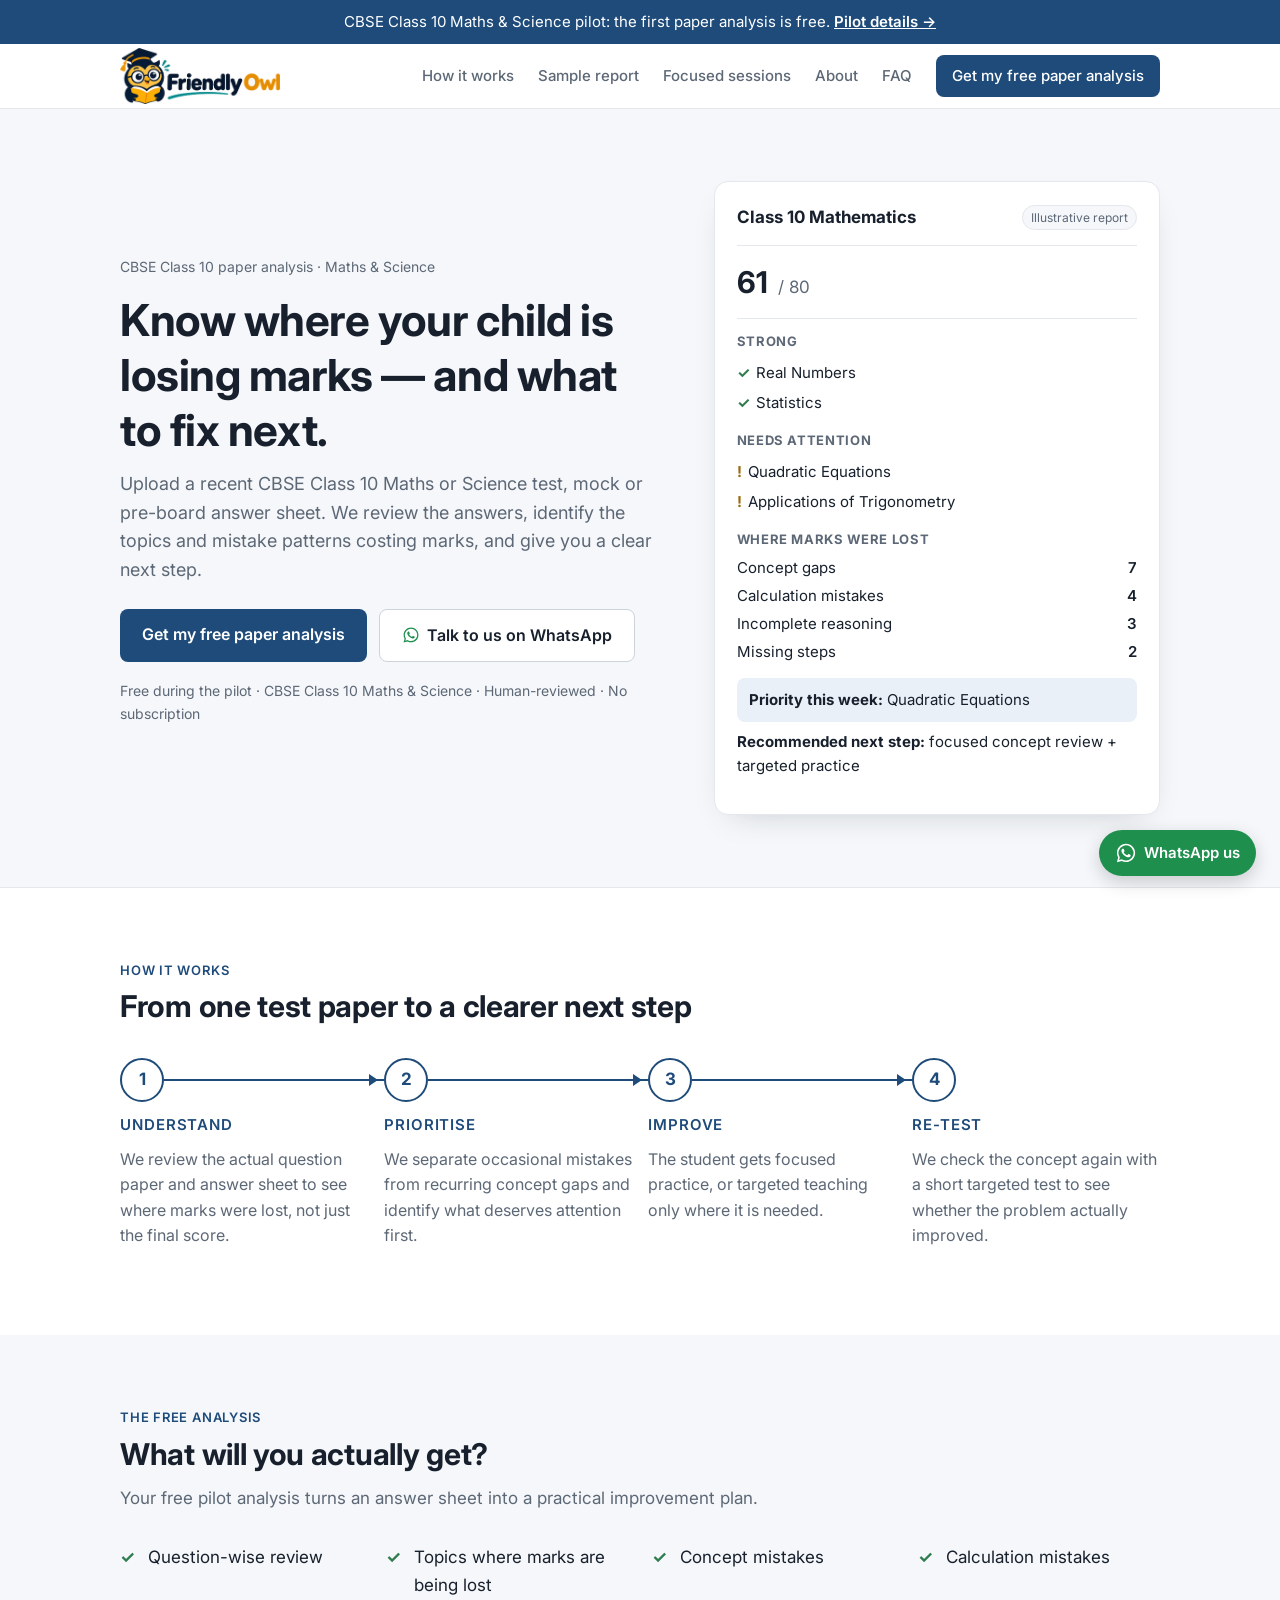
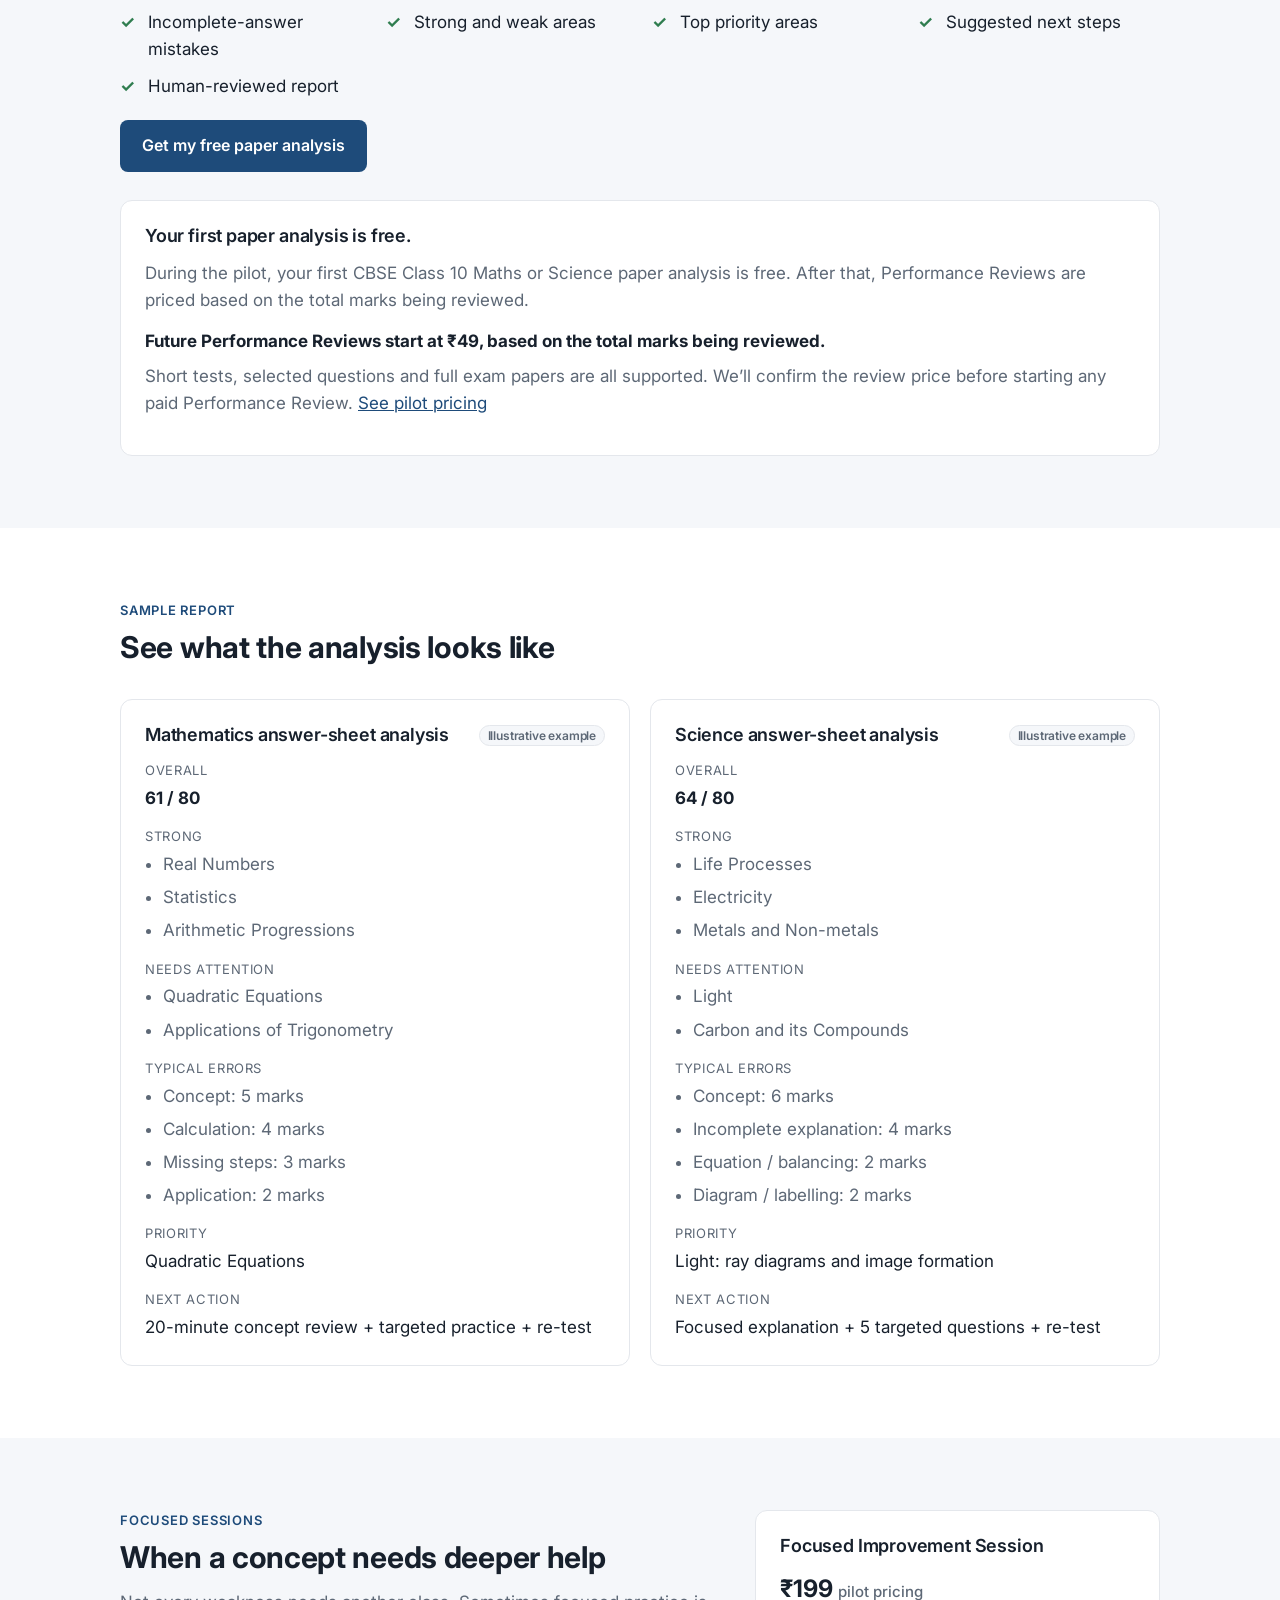
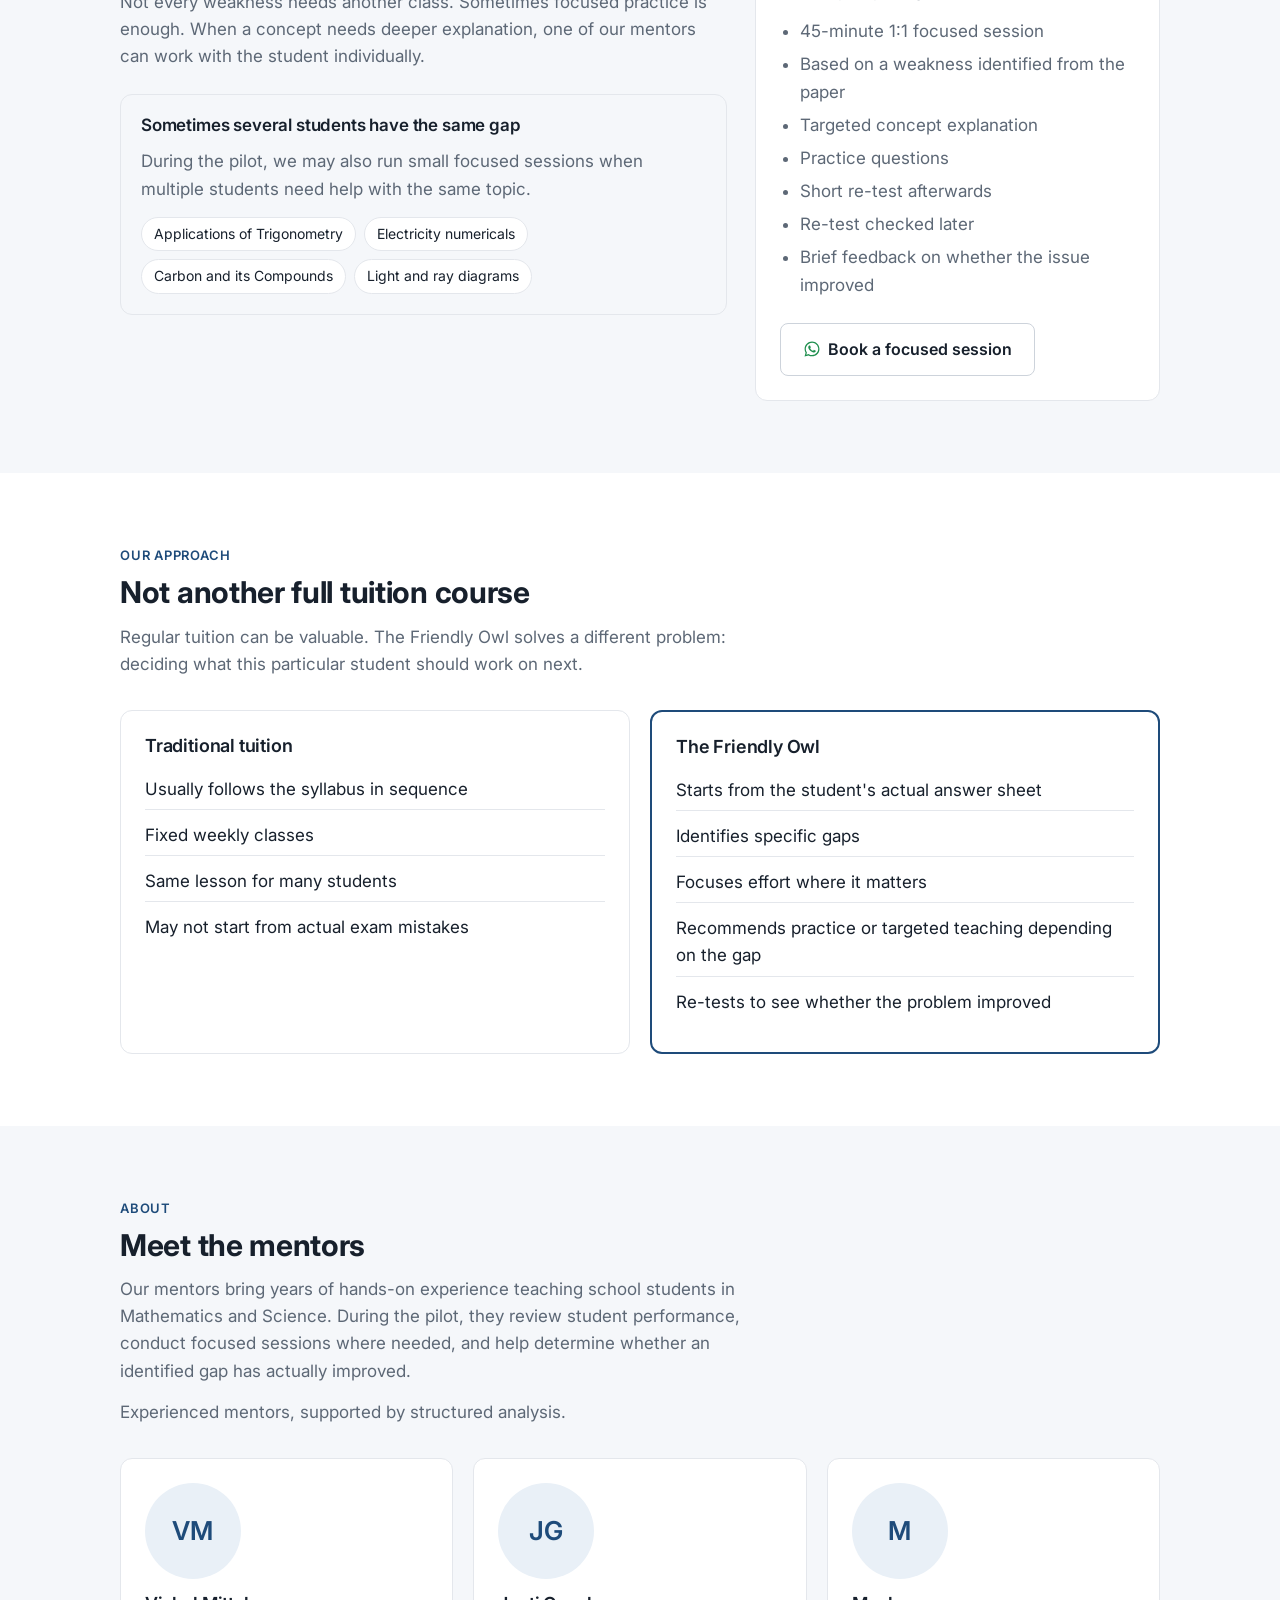
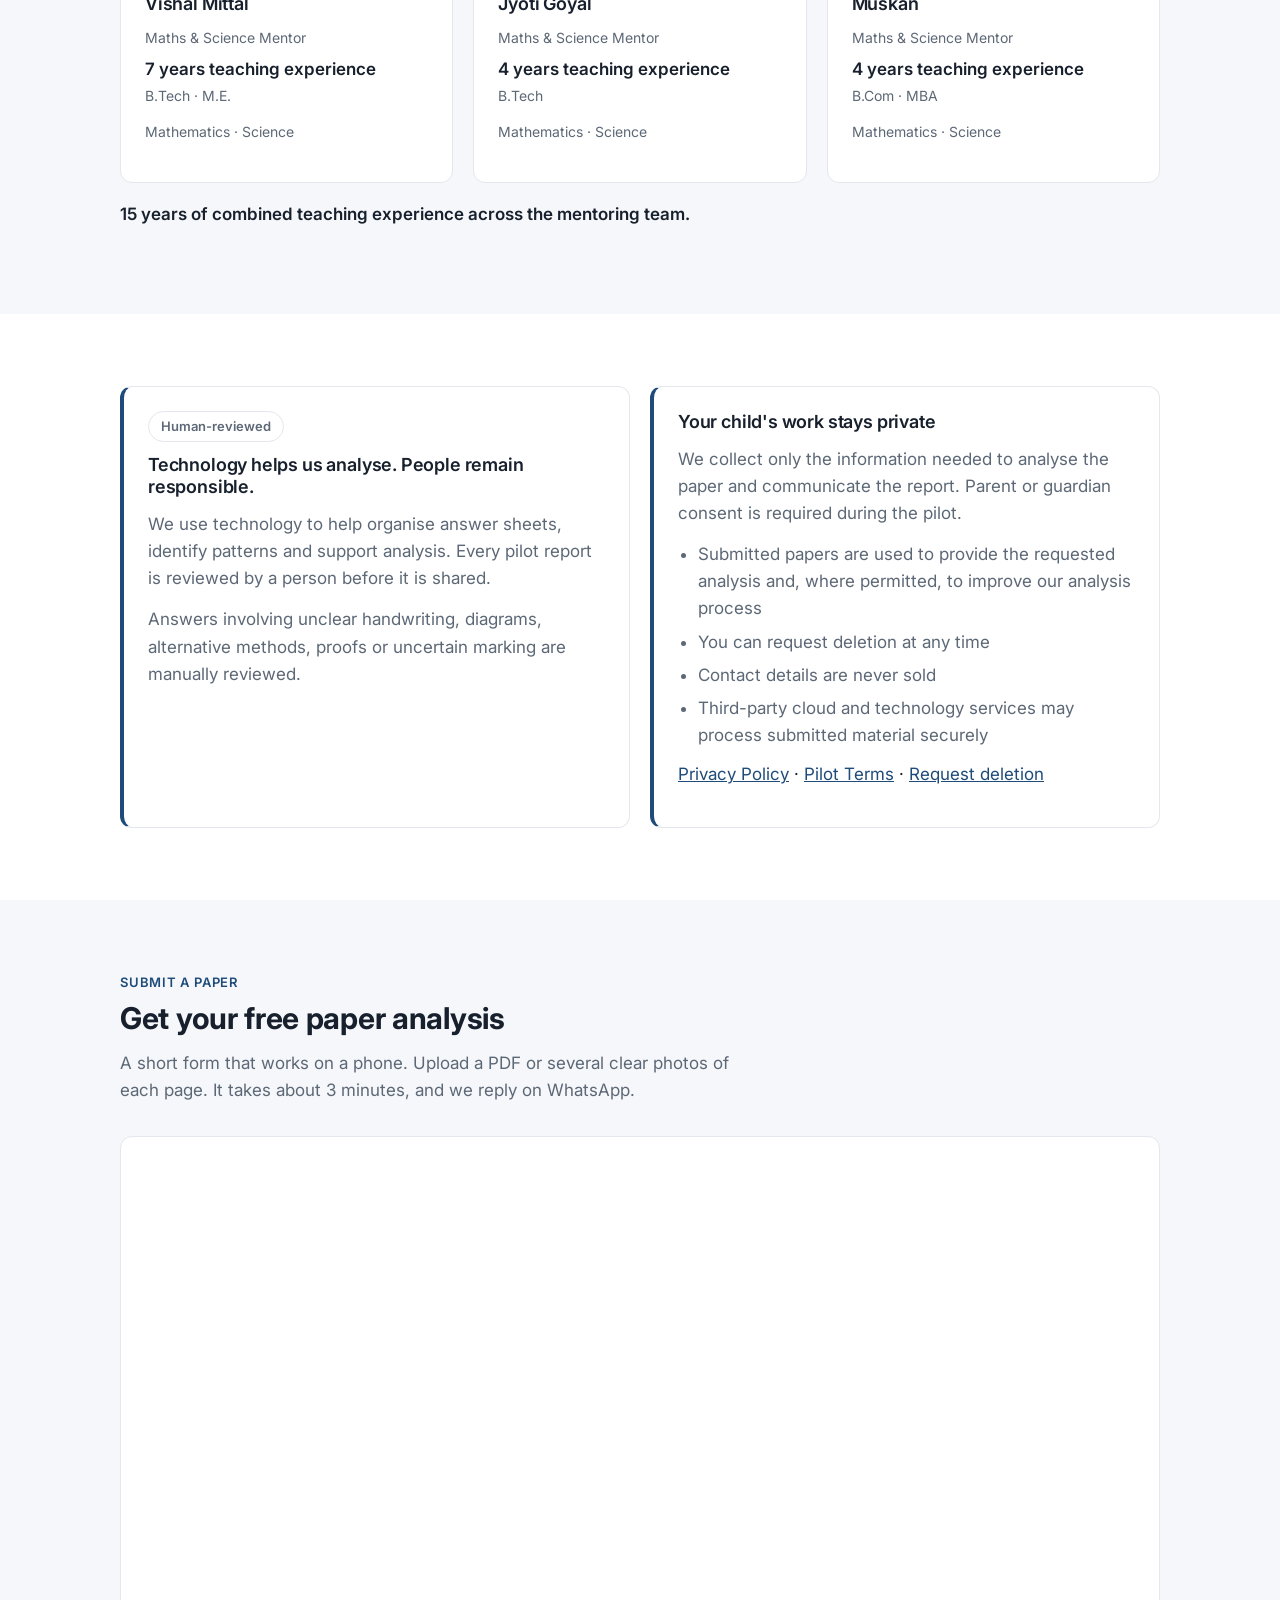
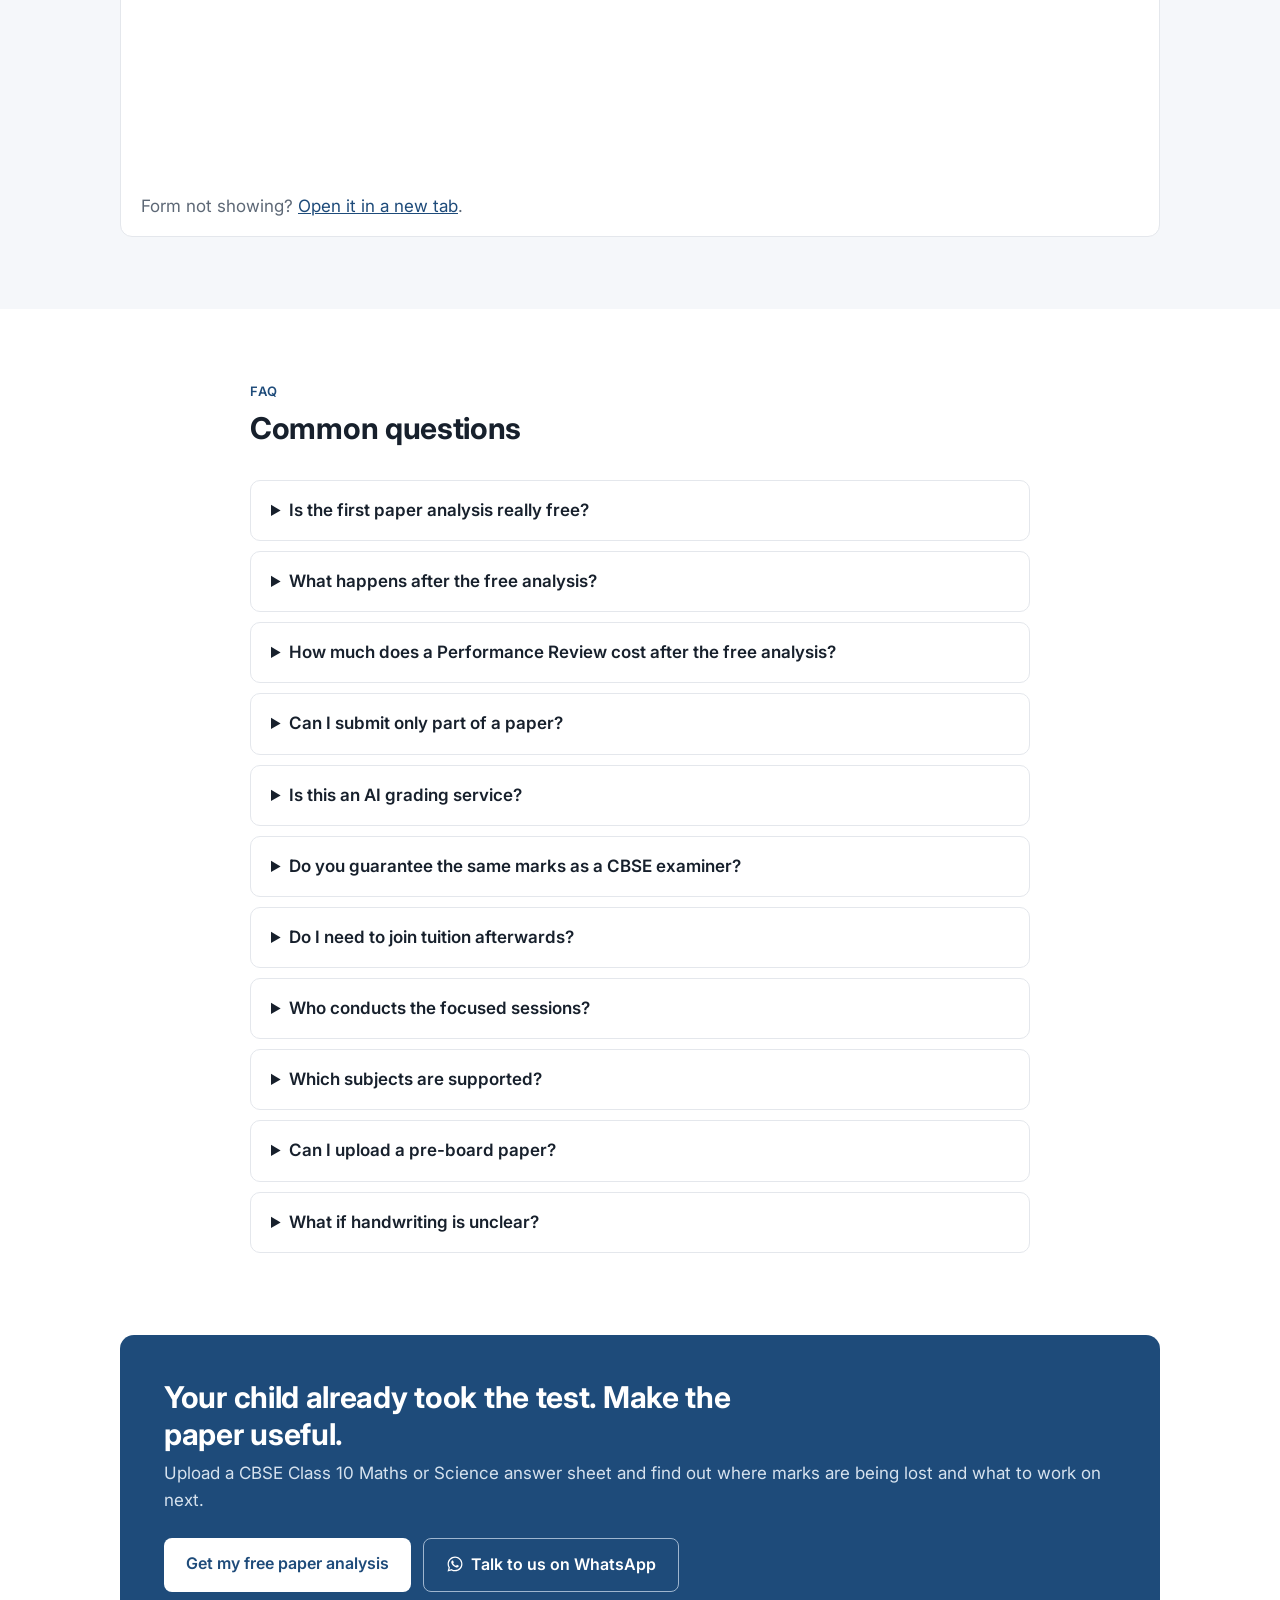
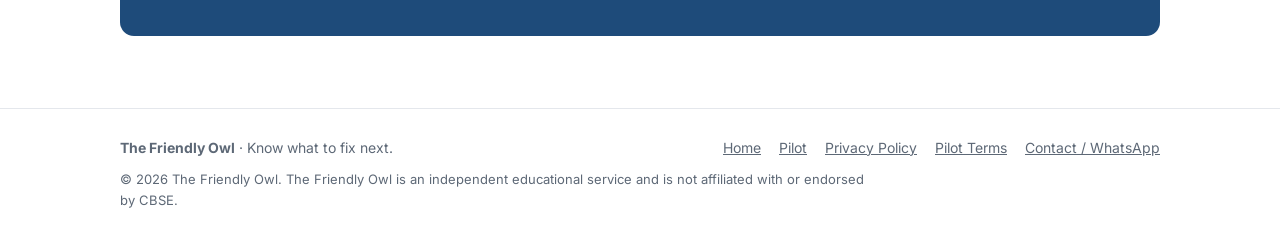
<file: index.html>
<!doctype html>
<html lang="en">
<head>
<meta charset="utf-8">
<meta name="viewport" content="width=device-width, initial-scale=1">
<title>The Friendly Owl | CBSE Class 10 Maths &amp; Science Paper Analysis</title>
<meta name="description" content="Upload a CBSE Class 10 Maths or Science answer sheet. Find where marks are being lost, identify priority gaps and get a human-reviewed improvement plan from The Friendly Owl.">
<meta property="og:type" content="website">
<meta property="og:url" content="https://thefriendlyowl.github.io/">
<meta property="og:site_name" content="The Friendly Owl">
<meta property="og:title" content="The Friendly Owl — Know what to fix next.">
<meta property="og:description" content="Human-reviewed CBSE Class 10 Maths &amp; Science paper analysis that helps students understand where marks are being lost and what to work on next.">
<meta property="og:image" content="https://thefriendlyowl.github.io/img/share.jpg">
<meta property="og:image:width" content="1200">
<meta property="og:image:height" content="630">
<meta name="twitter:card" content="summary_large_image">
<meta name="twitter:image" content="https://thefriendlyowl.github.io/img/share.jpg">
<meta name="twitter:title" content="The Friendly Owl — Know what to fix next.">
<meta name="twitter:description" content="Human-reviewed CBSE Class 10 Maths &amp; Science paper analysis that helps students understand where marks are being lost and what to work on next.">
<link rel="preconnect" href="https://fonts.googleapis.com">
<link href="https://fonts.googleapis.com/css2?family=Inter:wght@400;500;600;700&display=swap" rel="stylesheet">
<link rel="stylesheet" href="style.css?v=20261111">
<link rel="icon" type="image/png" href="img/favicon.png">
<link rel="apple-touch-icon" href="img/owl-180.png">
</head>
<body>

<!-- ANNOUNCEMENT BANNER: edit or delete this line for news -->
<div class="banner">CBSE Class 10 Maths &amp; Science pilot: the first paper analysis is free. <a href="pilot.html">Pilot details →</a></div>

<nav aria-label="Main">
  <div class="wrap">
    <a class="brand" href="index.html" aria-label="The Friendly Owl, home"><img class="logo" src="img/logo.png" width="160" height="56" style="height:56px;width:auto" alt="The Friendly Owl"></a>
    <div class="links">
      <a href="#how">How it works</a>
      <a href="#sample">Sample report</a>
      <a href="#sessions">Focused sessions</a>
      <a href="#about">About</a>
      <a href="#faq">FAQ</a>
      <a class="btn btn-main" data-link="form" href="https://forms.fillout.com/t/kEBzU1z71qus" target="_blank" rel="noopener">Get my free paper analysis</a>
    </div>
  </div>
</nav>

<main>
<header class="hero">
  <div class="wrap">
    <div>
      <p class="meta">CBSE Class 10 paper analysis · Maths &amp; Science</p>
      <h1>Know where your child is losing marks — and what to fix next.</h1>
      <p class="lead">Upload a recent CBSE Class 10 Maths or Science test, mock or pre-board answer sheet. We review the answers, identify the topics and mistake patterns costing marks, and give you a clear next step.</p>
      <div class="btns">
        <a class="btn btn-main" data-link="form" href="https://forms.fillout.com/t/kEBzU1z71qus" target="_blank" rel="noopener">Get my free paper analysis</a>
        <a class="btn btn-plain" data-link="whatsapp" href="https://wa.me/916361306106"><svg class="wa-ico" viewBox="0 0 24 24" aria-hidden="true"><path fill="currentColor" d="M12.04 2C6.58 2 2.13 6.45 2.13 11.91c0 1.75.46 3.45 1.32 4.95L2.05 22l5.25-1.38a9.9 9.9 0 0 0 4.74 1.21c5.46 0 9.91-4.45 9.91-9.91S17.5 2 12.04 2zm0 18.15a8.2 8.2 0 0 1-4.2-1.15l-.3-.18-3.12.82.83-3.04-.2-.31a8.24 8.24 0 1 1 6.99 3.86zm4.52-6.16c-.25-.12-1.47-.72-1.69-.81-.23-.08-.39-.12-.56.13-.16.25-.64.81-.79.97-.14.17-.29.19-.54.06-.25-.12-1.05-.39-1.99-1.23-.74-.66-1.23-1.47-1.38-1.72-.14-.25-.02-.38.11-.51.11-.11.25-.29.37-.43.13-.15.17-.25.25-.42.08-.16.04-.31-.02-.43-.06-.12-.56-1.34-.76-1.84-.2-.48-.41-.42-.56-.43h-.48c-.17 0-.43.06-.66.31-.23.25-.87.85-.87 2.07 0 1.22.89 2.4 1.01 2.56.12.17 1.75 2.67 4.23 3.74.59.26 1.05.41 1.41.52.59.19 1.13.16 1.56.1.48-.07 1.47-.6 1.67-1.18.21-.58.21-1.07.14-1.18-.06-.1-.22-.16-.47-.28z"/></svg>Talk to us on WhatsApp</a>
      </div>
      <p class="trustline">Free during the pilot · CBSE Class 10 Maths &amp; Science · Human-reviewed · No subscription</p>
    </div>

    <div class="review" role="img" aria-label="Illustrative report: Class 10 Mathematics, 61 out of 80. Strong in Real Numbers and Statistics. Needs attention in Quadratic Equations and Applications of Trigonometry. Priority this week: Quadratic Equations.">
      <div class="top"><strong>Class 10 Mathematics</strong><span class="illus">Illustrative report</span></div>
      <div class="score"><b>61</b><span class="muted">/ 80</span></div>
      <h4>Strong</h4>
      <ul><li><span class="ok-i" aria-hidden="true">✓</span>Real Numbers</li><li><span class="ok-i" aria-hidden="true">✓</span>Statistics</li></ul>
      <h4>Needs attention</h4>
      <ul><li><span class="warn-i" aria-hidden="true">!</span>Quadratic Equations</li><li><span class="warn-i" aria-hidden="true">!</span>Applications of Trigonometry</li></ul>
      <h4>Where marks were lost</h4>
      <div class="lost"><span>Concept gaps</span><span>7</span><span>Calculation mistakes</span><span>4</span><span>Incomplete reasoning</span><span>3</span><span>Missing steps</span><span>2</span></div>
      <div class="priority"><strong>Priority this week:</strong> Quadratic Equations</div>
      <p class="next"><strong>Recommended next step:</strong> focused concept review + targeted practice</p>
    </div>
  </div>
</header>

<section id="how">
  <div class="wrap">
    <div class="section-head">
      <div class="label">How it works</div>
      <h2>From one test paper to a clearer next step</h2>
    </div>
    <ol class="timeline" style="list-style:none;padding:0;margin:0">
      <li class="stage"><span class="dot" aria-hidden="true">1</span><h3>Understand</h3><p>We review the actual question paper and answer sheet to see where marks were lost, not just the final score.</p></li>
      <li class="stage"><span class="dot" aria-hidden="true">2</span><h3>Prioritise</h3><p>We separate occasional mistakes from recurring concept gaps and identify what deserves attention first.</p></li>
      <li class="stage"><span class="dot" aria-hidden="true">3</span><h3>Improve</h3><p>The student gets focused practice, or targeted teaching only where it is needed.</p></li>
      <li class="stage"><span class="dot" aria-hidden="true">4</span><h3>Re-test</h3><p>We check the concept again with a short targeted test to see whether the problem actually improved.</p></li>
    </ol>
  </div>
</section>

<section id="get" class="soft">
  <div class="wrap">
    <div class="section-head">
      <div class="label">The free analysis</div>
      <h2>What will you actually get?</h2>
      <p class="muted">Your free pilot analysis turns an answer sheet into a practical improvement plan.</p>
    </div>
    <ul class="getlist">
      <li>Question-wise review</li>
      <li>Topics where marks are being lost</li>
      <li>Concept mistakes</li>
      <li>Calculation mistakes</li>
      <li>Incomplete-answer mistakes</li>
      <li>Strong and weak areas</li>
      <li>Top priority areas</li>
      <li>Suggested next steps</li>
      <li>Human-reviewed report</li>
    </ul>
    <a class="btn btn-main" data-link="form" href="https://forms.fillout.com/t/kEBzU1z71qus" target="_blank" rel="noopener">Get my free paper analysis</a>
  <!-- PRICING: first Paper Analysis free; later Performance Reviews priced by TOTAL MAXIMUM MARKS reviewed (same for Maths and Science). Full price list lives in the FAQ (index.html and pilot.html) and terms.html. -->
    <div class="card review-price">
      <div class="rp-main">
        <h3>Your first paper analysis is free.</h3>
        <p class="muted">During the pilot, your first CBSE Class 10 Maths or Science paper analysis is free. After that, Performance Reviews are priced based on the total marks being reviewed.</p>
        <p class="rp-from"><strong>Future Performance Reviews start at ₹49, based on the total marks being reviewed.</strong></p>
        <p class="muted small">Short tests, selected questions and full exam papers are all supported. We’ll confirm the review price before starting any paid Performance Review. <a href="#faq-pricing">See pilot pricing</a></p>
      </div>
    </div>
  </div>
</section>

<section id="sample">
  <div class="wrap">
    <div class="section-head">
      <div class="label">Sample report</div>
      <h2>See what the analysis looks like</h2>
    </div>
    <div class="samples">
      <article class="card sample">
        <h3>Mathematics answer-sheet analysis <span class="illus">Illustrative example</span></h3>
        <dl>
          <dt>Overall</dt><dd><strong>61 / 80</strong></dd>
          <dt>Strong</dt><dd><ul><li>Real Numbers</li><li>Statistics</li><li>Arithmetic Progressions</li></ul></dd>
          <dt>Needs attention</dt><dd><ul><li>Quadratic Equations</li><li>Applications of Trigonometry</li></ul></dd>
          <dt>Typical errors</dt><dd><ul><li>Concept: 5 marks</li><li>Calculation: 4 marks</li><li>Missing steps: 3 marks</li><li>Application: 2 marks</li></ul></dd>
          <dt>Priority</dt><dd>Quadratic Equations</dd>
          <dt>Next action</dt><dd>20-minute concept review + targeted practice + re-test</dd>
        </dl>
      </article>
      <article class="card sample">
        <h3>Science answer-sheet analysis <span class="illus">Illustrative example</span></h3>
        <dl>
          <dt>Overall</dt><dd><strong>64 / 80</strong></dd>
          <dt>Strong</dt><dd><ul><li>Life Processes</li><li>Electricity</li><li>Metals and Non-metals</li></ul></dd>
          <dt>Needs attention</dt><dd><ul><li>Light</li><li>Carbon and its Compounds</li></ul></dd>
          <dt>Typical errors</dt><dd><ul><li>Concept: 6 marks</li><li>Incomplete explanation: 4 marks</li><li>Equation / balancing: 2 marks</li><li>Diagram / labelling: 2 marks</li></ul></dd>
          <dt>Priority</dt><dd>Light: ray diagrams and image formation</dd>
          <dt>Next action</dt><dd>Focused explanation + 5 targeted questions + re-test</dd>
        </dl>
      </article>
    </div>
  </div>
</section>

<section id="sessions" class="soft">
  <div class="wrap">
    <div class="session-wrap">
      <div>
        <div class="label">Focused sessions</div>
        <h2>When a concept needs deeper help</h2>
        <p class="muted">Not every weakness needs another class. Sometimes focused practice is enough. When a concept needs deeper explanation, one of our mentors can work with the student individually.</p>
        <div class="mini">
          <h3>Sometimes several students have the same gap</h3>
          <p class="muted small">During the pilot, we may also run small focused sessions when multiple students need help with the same topic.</p>
          <div class="chips"><span>Applications of Trigonometry</span><span>Electricity numericals</span><span>Carbon and its Compounds</span><span>Light and ray diagrams</span></div>
        </div>
      </div>
      <div class="card session-card">
        <h3>Focused Improvement Session</h3>
        <div class="price"><span data-text="price">₹199</span> <small>pilot pricing</small></div>
        <ul>
          <li>45-minute 1:1 focused session</li>
          <li>Based on a weakness identified from the paper</li>
          <li>Targeted concept explanation</li>
          <li>Practice questions</li>
          <li>Short re-test afterwards</li>
          <li>Re-test checked later</li>
          <li>Brief feedback on whether the issue improved</li>
        </ul>
        <div class="btns" style="margin-bottom:0"><a class="btn btn-plain" data-link="session" href="https://wa.me/916361306106"><svg class="wa-ico" viewBox="0 0 24 24" aria-hidden="true"><path fill="currentColor" d="M12.04 2C6.58 2 2.13 6.45 2.13 11.91c0 1.75.46 3.45 1.32 4.95L2.05 22l5.25-1.38a9.9 9.9 0 0 0 4.74 1.21c5.46 0 9.91-4.45 9.91-9.91S17.5 2 12.04 2zm0 18.15a8.2 8.2 0 0 1-4.2-1.15l-.3-.18-3.12.82.83-3.04-.2-.31a8.24 8.24 0 1 1 6.99 3.86zm4.52-6.16c-.25-.12-1.47-.72-1.69-.81-.23-.08-.39-.12-.56.13-.16.25-.64.81-.79.97-.14.17-.29.19-.54.06-.25-.12-1.05-.39-1.99-1.23-.74-.66-1.23-1.47-1.38-1.72-.14-.25-.02-.38.11-.51.11-.11.25-.29.37-.43.13-.15.17-.25.25-.42.08-.16.04-.31-.02-.43-.06-.12-.56-1.34-.76-1.84-.2-.48-.41-.42-.56-.43h-.48c-.17 0-.43.06-.66.31-.23.25-.87.85-.87 2.07 0 1.22.89 2.4 1.01 2.56.12.17 1.75 2.67 4.23 3.74.59.26 1.05.41 1.41.52.59.19 1.13.16 1.56.1.48-.07 1.47-.6 1.67-1.18.21-.58.21-1.07.14-1.18-.06-.1-.22-.16-.47-.28z"/></svg>Book a focused session</a></div>
      </div>
    </div>
  </div>
</section>

<section>
  <div class="wrap">
    <div class="section-head">
      <div class="label">Our approach</div>
      <h2>Not another full tuition course</h2>
      <p class="muted">Regular tuition can be valuable. <span data-text="brand">The Friendly Owl</span> solves a different problem: deciding what this particular student should work on next.</p>
    </div>
    <div class="compare">
      <div class="card"><h3>Traditional tuition</h3><ul><li>Usually follows the syllabus in sequence</li><li>Fixed weekly classes</li><li>Same lesson for many students</li><li>May not start from actual exam mistakes</li></ul></div>
      <div class="card us"><h3 data-text="brand">The Friendly Owl</h3><ul><li>Starts from the student's actual answer sheet</li><li>Identifies specific gaps</li><li>Focuses effort where it matters</li><li>Recommends practice or targeted teaching depending on the gap</li><li>Re-tests to see whether the problem improved</li></ul></div>
    </div>
  </div>
</section>

<section id="about" class="soft">
  <div class="wrap">
    <div class="section-head">
      <div class="label">About</div>
      <h2>Meet the mentors</h2>
      <p class="muted">Our mentors bring years of hands-on experience teaching school students in Mathematics and Science. During the pilot, they review student performance, conduct focused sessions where needed, and help determine whether an identified gap has actually improved.</p>
      <p class="muted small">Experienced mentors, supported by structured analysis.</p>
    </div>
    <!-- Mentor cards: to add a photo, replace <div class="photo">XX</div> with <img src="photos/name.jpg" alt="Name, Maths & Science Mentor">. -->
    <div class="grid g3">
      <div class="card profile mentor"><div class="photo" aria-hidden="true">VM</div><h3>Vishal Mittal</h3><span class="role">Maths &amp; Science Mentor</span><p class="exp">7 years teaching experience</p><p class="meta2">B.Tech · M.E.</p><p class="meta2">Mathematics · Science</p></div>
      <div class="card profile mentor"><div class="photo" aria-hidden="true">JG</div><h3>Jyoti Goyal</h3><span class="role">Maths &amp; Science Mentor</span><p class="exp">4 years teaching experience</p><p class="meta2">B.Tech</p><p class="meta2">Mathematics · Science</p></div>
      <div class="card profile mentor"><div class="photo" aria-hidden="true">M</div><h3>Muskan</h3><span class="role">Maths &amp; Science Mentor</span><p class="exp">4 years teaching experience</p><p class="meta2">B.Com · MBA</p><p class="meta2">Mathematics · Science</p></div>
    </div>
    <p class="combined">15 years of combined teaching experience across the mentoring team.</p>
  </div>
</section>

<section>
  <div class="wrap">
    <div class="grid" style="grid-template-columns:repeat(auto-fit,minmax(300px,1fr))">
      <div class="card note-card">
        <span class="badge">Human-reviewed</span>
        <h3>Technology helps us analyse. People remain responsible.</h3>
        <p class="muted">We use technology to help organise answer sheets, identify patterns and support analysis. Every pilot report is reviewed by a person before it is shared.</p>
        <p class="muted">Answers involving unclear handwriting, diagrams, alternative methods, proofs or uncertain marking are manually reviewed.</p>
      </div>
      <div class="card note-card">
        <h3>Your child's work stays private</h3>
        <p class="muted">We collect only the information needed to analyse the paper and communicate the report. Parent or guardian consent is required during the pilot.</p>
        <ul>
          <li>Submitted papers are used to provide the requested analysis and, where permitted, to improve our analysis process</li>
          <li>You can request deletion at any time</li>
          <li>Contact details are never sold</li>
          <li>Third-party cloud and technology services may process submitted material securely</li>
        </ul>
        <p class="small" style="margin-top:12px"><a href="privacy.html">Privacy Policy</a> · <a href="terms.html">Pilot Terms</a> · <a href="privacy.html#deletion">Request deletion</a></p>
      </div>
    </div>
  </div>
</section>

<section id="start" class="soft">
  <div class="wrap">
    <div class="section-head">
      <div class="label">Submit a paper</div>
      <h2>Get your free paper analysis</h2>
      <p class="muted">A short form that works on a phone. Upload a PDF or several clear photos of each page. It takes about 3 minutes, and we reply on WhatsApp.</p>
    </div>
    <!-- UPLOAD FORM: when SITE.filloutId is set in config.js, the Fillout form appears here and the card below (shown only without JavaScript) is hidden. -->
    <div id="fillout-slot" class="card fillout-card" hidden></div>
    <div class="card gform-only">
      <h3>You will be asked for</h3>
      <ul class="reqlist">
        <li>Student's first name</li><li>Subject: Mathematics or Science</li><li>Parent / guardian WhatsApp number</li>
        <li>Question paper (PDF or photos)</li><li>Answer sheet: a PDF or several photos, one per page</li><li>Parent / guardian consent</li>
      </ul>
      <div class="btns" style="margin-bottom:0">
        <a class="btn btn-main" data-link="form" href="https://forms.fillout.com/t/kEBzU1z71qus" target="_blank" rel="noopener">Get my free paper analysis</a>
        <a class="btn btn-plain" data-link="whatsapp" href="https://wa.me/916361306106"><svg class="wa-ico" viewBox="0 0 24 24" aria-hidden="true"><path fill="currentColor" d="M12.04 2C6.58 2 2.13 6.45 2.13 11.91c0 1.75.46 3.45 1.32 4.95L2.05 22l5.25-1.38a9.9 9.9 0 0 0 4.74 1.21c5.46 0 9.91-4.45 9.91-9.91S17.5 2 12.04 2zm0 18.15a8.2 8.2 0 0 1-4.2-1.15l-.3-.18-3.12.82.83-3.04-.2-.31a8.24 8.24 0 1 1 6.99 3.86zm4.52-6.16c-.25-.12-1.47-.72-1.69-.81-.23-.08-.39-.12-.56.13-.16.25-.64.81-.79.97-.14.17-.29.19-.54.06-.25-.12-1.05-.39-1.99-1.23-.74-.66-1.23-1.47-1.38-1.72-.14-.25-.02-.38.11-.51.11-.11.25-.29.37-.43.13-.15.17-.25.25-.42.08-.16.04-.31-.02-.43-.06-.12-.56-1.34-.76-1.84-.2-.48-.41-.42-.56-.43h-.48c-.17 0-.43.06-.66.31-.23.25-.87.85-.87 2.07 0 1.22.89 2.4 1.01 2.56.12.17 1.75 2.67 4.23 3.74.59.26 1.05.41 1.41.52.59.19 1.13.16 1.56.1.48-.07 1.47-.6 1.67-1.18.21-.58.21-1.07.14-1.18-.06-.1-.22-.16-.47-.28z"/></svg>Talk to us on WhatsApp</a>
      </div>
      <p class="muted small" style="margin-top:12px">The form opens in a new tab. No sign-in needed.</p>
    </div>
  </div>
</section>

<section id="faq">
  <div class="wrap" style="max-width:820px">
    <div class="section-head">
      <div class="label">FAQ</div>
      <h2>Common questions</h2>
    </div>
    <details><summary>Is the first paper analysis really free?</summary><p>Yes. During the pilot, the first CBSE Class 10 Maths or Science paper analysis for a student is free.</p></details>
    <details><summary>What happens after the free analysis?</summary><p>Future Performance Reviews are paid and are priced based on the total marks being reviewed. Smaller tests and selected questions cost less than full exam papers.</p></details>
    <details id="faq-pricing"><summary>How much does a Performance Review cost after the free analysis?</summary><p>Pilot pricing is based on the total marks being reviewed:</p><ul class="slabs"><li><span>Up to 20 marks</span><b>₹49</b></li><li><span>21–40 marks</span><b>₹79</b></li><li><span>41–60 marks</span><b>₹119</b></li><li><span>61–80 marks</span><b>₹149</b></li></ul><p>We confirm the price before starting the review. The same pricing applies to Maths and Science. If the marks aren’t clear on the paper, we confirm the price after checking your submission.</p></details>
    <details><summary>Can I submit only part of a paper?</summary><p>Yes. You can submit selected questions, a chapter test or part of an exam. Pricing for future Performance Reviews is based on the total marks being reviewed.</p></details>
    <details><summary>Is this an AI grading service?</summary><p>No. Technology helps us analyse papers, but every pilot report is human-reviewed. The goal is not simply to assign marks. It is to identify where marks are being lost and what the student should work on next.</p></details>
    <details><summary>Do you guarantee the same marks as a CBSE examiner?</summary><p>No. School and board marking can involve examiner judgment. We use CBSE-style marking principles and focus primarily on identifying learning and answer-writing gaps.</p></details>
    <details><summary>Do I need to join tuition afterwards?</summary><p>No. The report may recommend practice, revision or a focused teaching session, depending on the gap.</p></details>
    <details><summary>Who conducts the focused sessions?</summary><p>Our focused sessions are conducted by members of The Friendly Owl mentoring team, who have several years of experience teaching Mathematics and Science.</p></details>
    <details><summary>Which subjects are supported?</summary><p>The current pilot supports CBSE Class 10 Mathematics and Science.</p></details>
    <details><summary>Can I upload a pre-board paper?</summary><p>Yes. Pre-board, school test and mock papers are ideal.</p></details>
    <details><summary>What if handwriting is unclear?</summary><p>We manually review uncertain answers. If a page cannot be read reliably, we may request a clearer image.</p></details>
  </div>
</section>

<section class="closing" style="padding-top:0">
  <div class="wrap">
    <div class="cta">
      <div><h2 style="margin-bottom:6px">Your child already took the test. Make the paper useful.</h2><p>Upload a CBSE Class 10 Maths or Science answer sheet and find out where marks are being lost and what to work on next.</p></div>
      <div class="btns" style="margin:0">
        <a class="btn" data-link="form" href="https://forms.fillout.com/t/kEBzU1z71qus" target="_blank" rel="noopener">Get my free paper analysis</a>
        <a class="btn btn-plain on-dark" data-link="whatsapp" href="https://wa.me/916361306106"><svg class="wa-ico" viewBox="0 0 24 24" aria-hidden="true"><path fill="currentColor" d="M12.04 2C6.58 2 2.13 6.45 2.13 11.91c0 1.75.46 3.45 1.32 4.95L2.05 22l5.25-1.38a9.9 9.9 0 0 0 4.74 1.21c5.46 0 9.91-4.45 9.91-9.91S17.5 2 12.04 2zm0 18.15a8.2 8.2 0 0 1-4.2-1.15l-.3-.18-3.12.82.83-3.04-.2-.31a8.24 8.24 0 1 1 6.99 3.86zm4.52-6.16c-.25-.12-1.47-.72-1.69-.81-.23-.08-.39-.12-.56.13-.16.25-.64.81-.79.97-.14.17-.29.19-.54.06-.25-.12-1.05-.39-1.99-1.23-.74-.66-1.23-1.47-1.38-1.72-.14-.25-.02-.38.11-.51.11-.11.25-.29.37-.43.13-.15.17-.25.25-.42.08-.16.04-.31-.02-.43-.06-.12-.56-1.34-.76-1.84-.2-.48-.41-.42-.56-.43h-.48c-.17 0-.43.06-.66.31-.23.25-.87.85-.87 2.07 0 1.22.89 2.4 1.01 2.56.12.17 1.75 2.67 4.23 3.74.59.26 1.05.41 1.41.52.59.19 1.13.16 1.56.1.48-.07 1.47-.6 1.67-1.18.21-.58.21-1.07.14-1.18-.06-.1-.22-.16-.47-.28z"/></svg>Talk to us on WhatsApp</a>
      </div>
    </div>
  </div>
</section>
</main>

<footer>
  <div class="wrap">
    <span><strong data-text="brand">The Friendly Owl</strong> · Know what to fix next.</span>
    <span class="footlinks"><a href="index.html">Home</a><a href="pilot.html">Pilot</a><a href="privacy.html">Privacy Policy</a><a href="terms.html">Pilot Terms</a><a data-link="whatsapp" href="https://wa.me/916361306106">Contact / WhatsApp</a></span>
    <span class="legal">© 2026 <span data-text="brand">The Friendly Owl</span>. <span class="disclaimer">The Friendly Owl is an independent educational service and is not affiliated with or endorsed by CBSE.</span></span>
  </div>
</footer>

<a class="wa-float" data-link="whatsapp" href="https://wa.me/916361306106" aria-label="Chat with us on WhatsApp"><svg class="wa-ico" viewBox="0 0 24 24" aria-hidden="true"><path fill="currentColor" d="M12.04 2C6.58 2 2.13 6.45 2.13 11.91c0 1.75.46 3.45 1.32 4.95L2.05 22l5.25-1.38a9.9 9.9 0 0 0 4.74 1.21c5.46 0 9.91-4.45 9.91-9.91S17.5 2 12.04 2zm0 18.15a8.2 8.2 0 0 1-4.2-1.15l-.3-.18-3.12.82.83-3.04-.2-.31a8.24 8.24 0 1 1 6.99 3.86zm4.52-6.16c-.25-.12-1.47-.72-1.69-.81-.23-.08-.39-.12-.56.13-.16.25-.64.81-.79.97-.14.17-.29.19-.54.06-.25-.12-1.05-.39-1.99-1.23-.74-.66-1.23-1.47-1.38-1.72-.14-.25-.02-.38.11-.51.11-.11.25-.29.37-.43.13-.15.17-.25.25-.42.08-.16.04-.31-.02-.43-.06-.12-.56-1.34-.76-1.84-.2-.48-.41-.42-.56-.43h-.48c-.17 0-.43.06-.66.31-.23.25-.87.85-.87 2.07 0 1.22.89 2.4 1.01 2.56.12.17 1.75 2.67 4.23 3.74.59.26 1.05.41 1.41.52.59.19 1.13.16 1.56.1.48-.07 1.47-.6 1.67-1.18.21-.58.21-1.07.14-1.18-.06-.1-.22-.16-.47-.28z"/></svg><span>WhatsApp us</span></a>
<script src="config.js?v=20261111"></script>
</body>
</html>
</file>
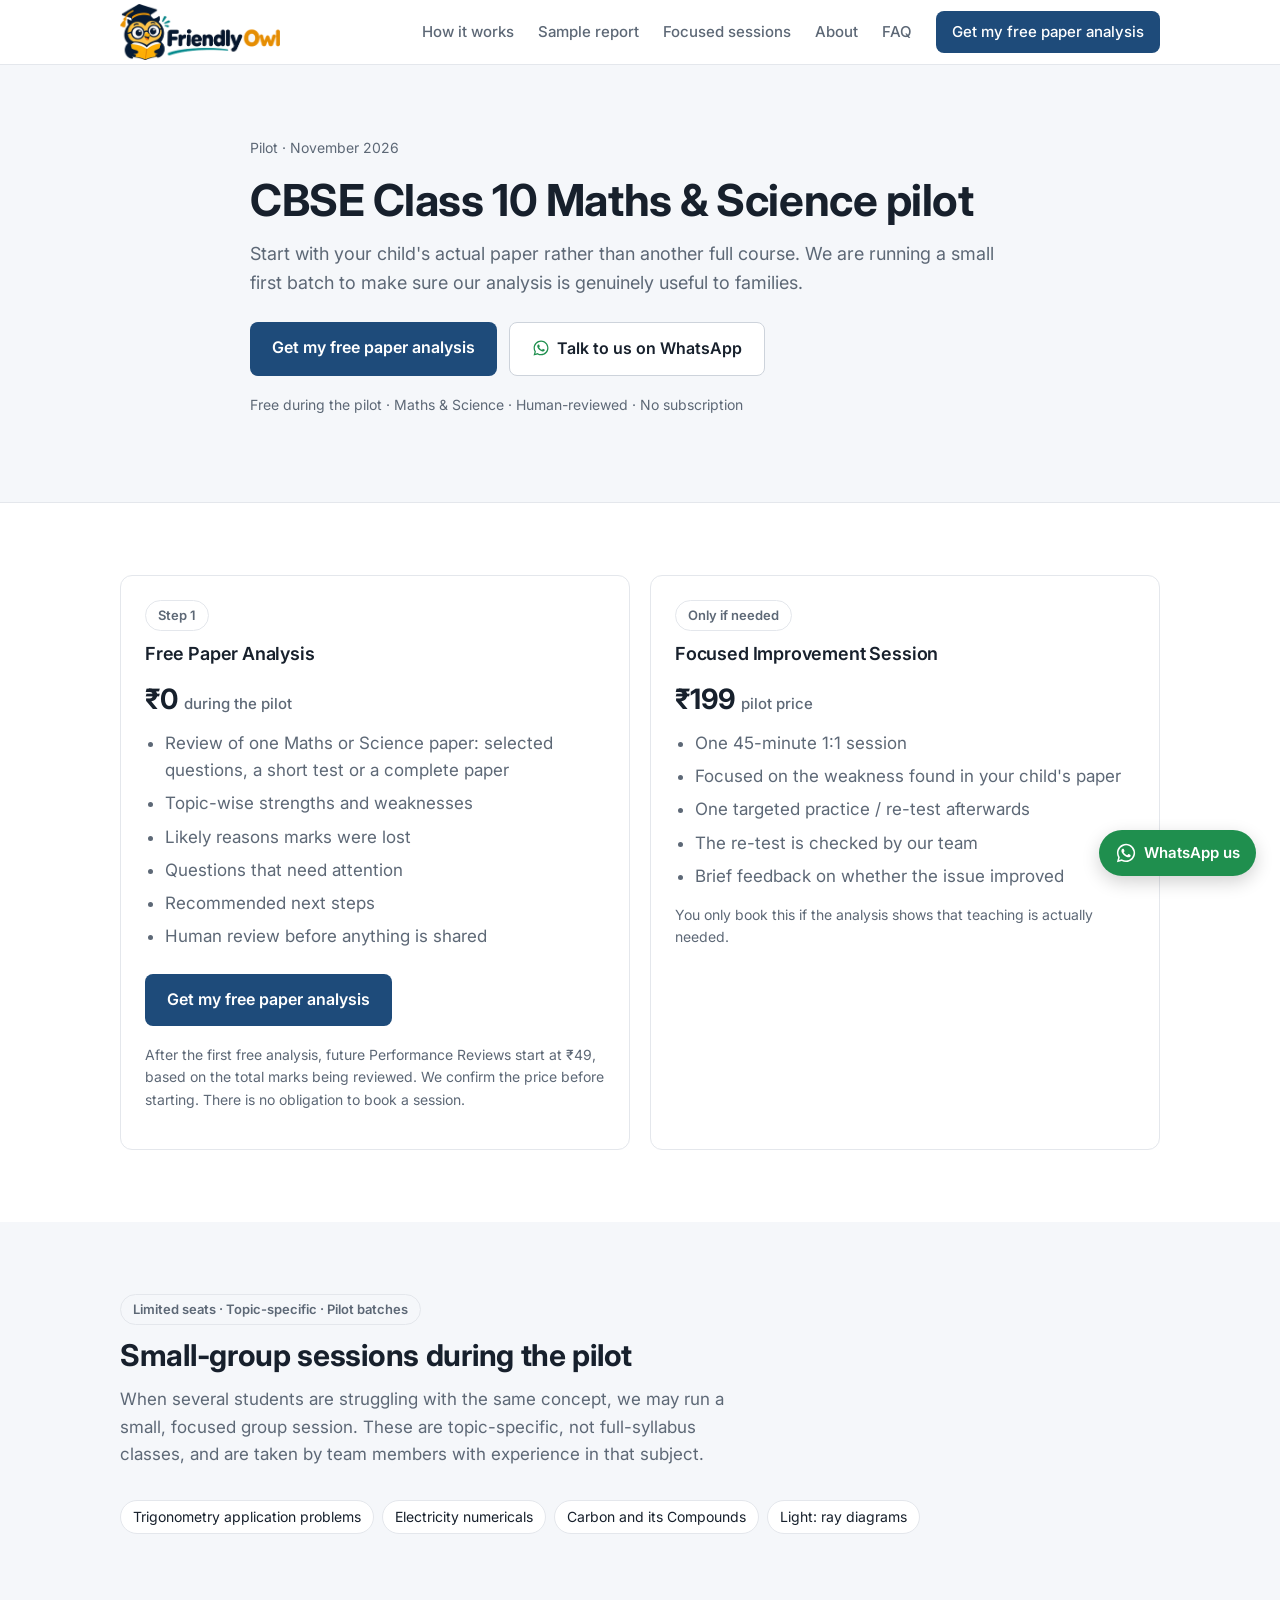
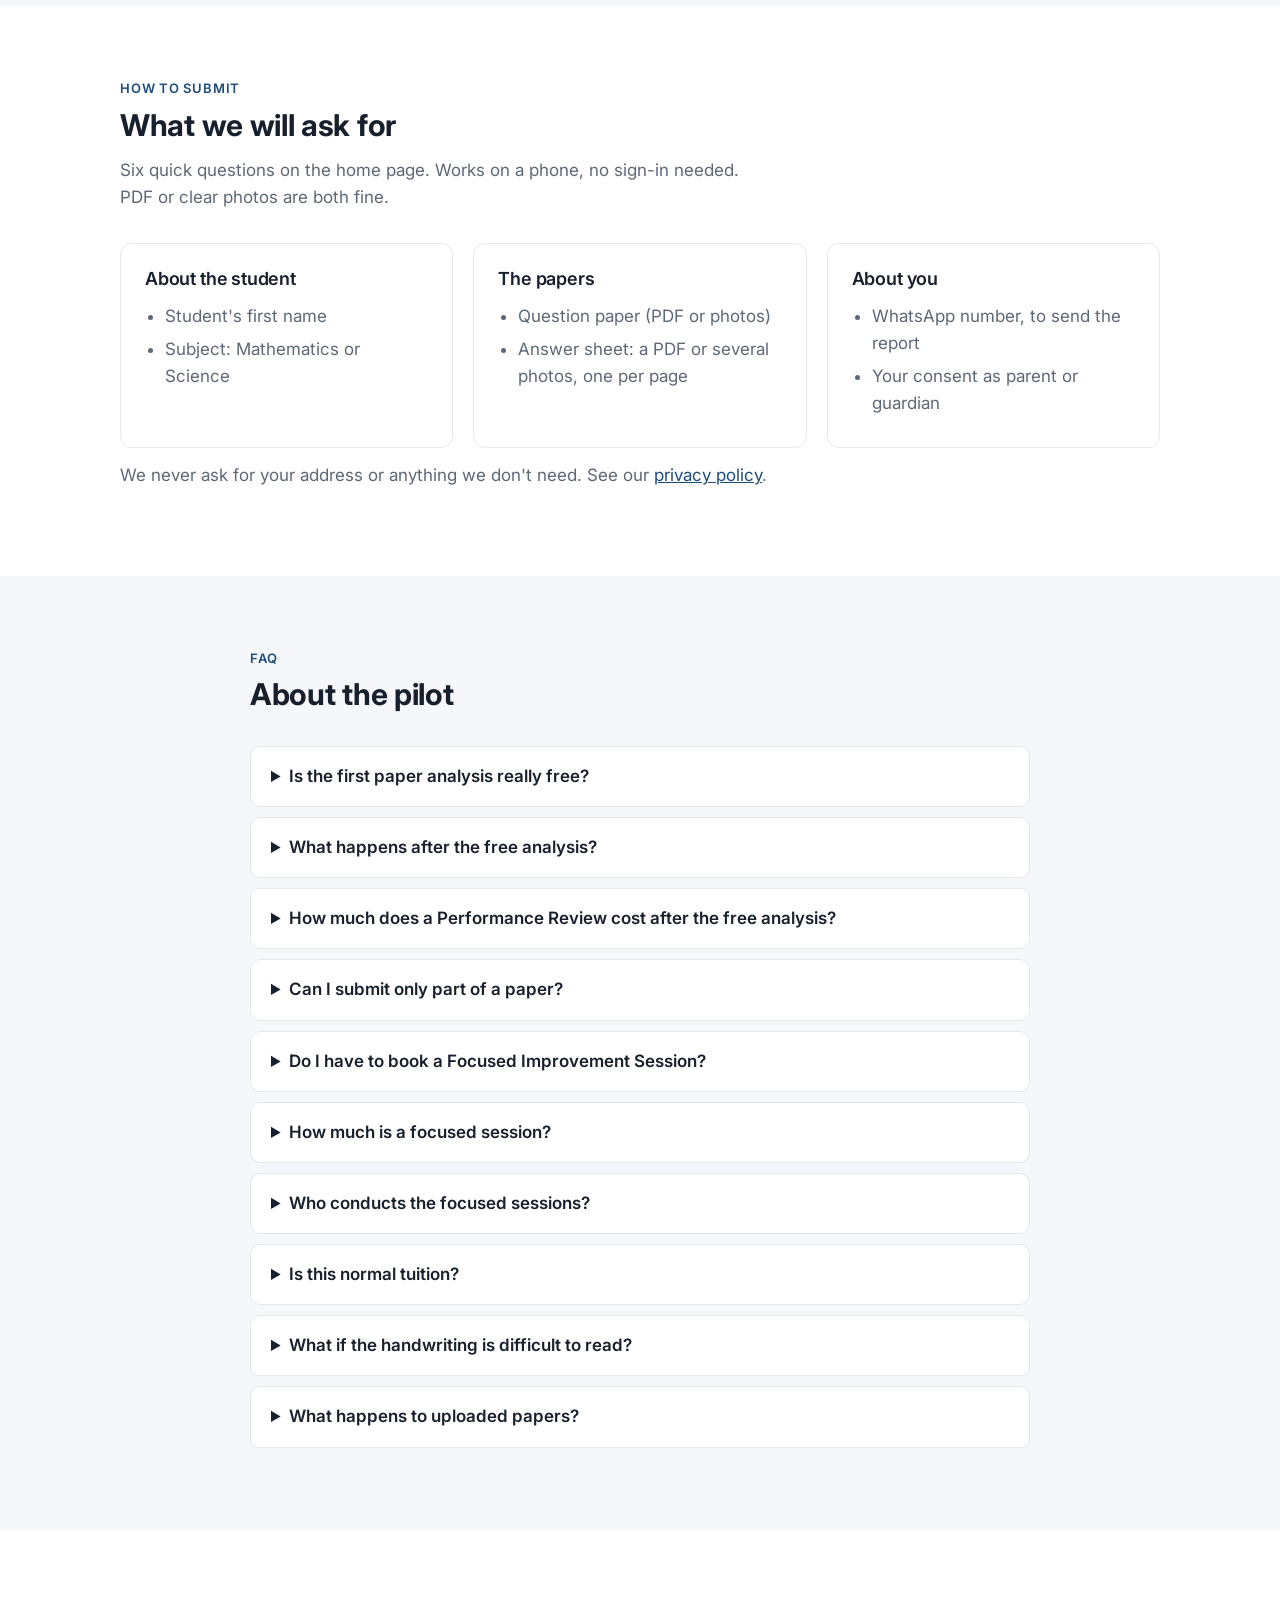
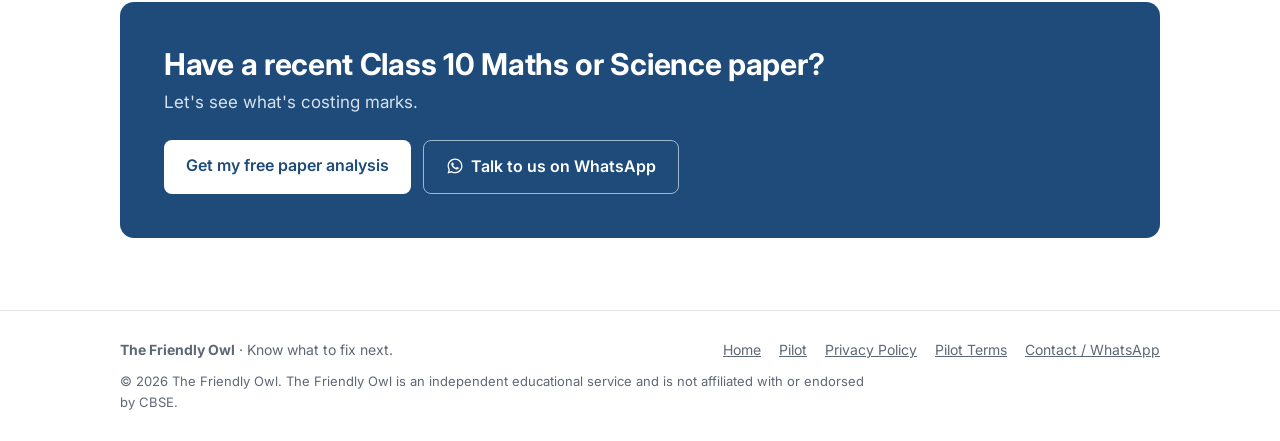
<file: pilot.html>
<!doctype html>
<html lang="en">
<head>
<meta charset="utf-8">
<meta name="viewport" content="width=device-width, initial-scale=1">
<title>CBSE Class 10 Pilot · The Friendly Owl</title>
<meta property="og:title" content="The Friendly Owl — CBSE Class 10 Maths &amp; Science pilot">
<meta property="og:description" content="Free human-reviewed paper analysis during the pilot, and a ₹199 focused session when teaching is needed.">
<meta name="twitter:card" content="summary">
<meta name="description" content="CBSE Class 10 Maths and Science pilot: free paper analysis, and a ₹199 focused improvement session when teaching is needed.">
<link rel="preconnect" href="https://fonts.googleapis.com">
<link href="https://fonts.googleapis.com/css2?family=Inter:wght@400;500;600;700&display=swap" rel="stylesheet">
<link rel="stylesheet" href="style.css?v=20261111">
<link rel="icon" type="image/png" href="img/favicon.png">
<link rel="apple-touch-icon" href="img/owl-180.png">
</head>
<body>

<nav aria-label="Main">
  <div class="wrap">
    <a class="brand" href="index.html" aria-label="The Friendly Owl, home"><img class="logo" src="img/logo.png" width="160" height="56" style="height:56px;width:auto" alt="The Friendly Owl"></a>
    <div class="links">
      <a href="index.html#how">How it works</a>
      <a href="index.html#sample">Sample report</a>
      <a href="index.html#sessions">Focused sessions</a>
      <a href="index.html#about">About</a>
      <a href="index.html#faq">FAQ</a>
      <a class="btn btn-main" data-link="form" href="https://forms.fillout.com/t/kEBzU1z71qus" target="_blank" rel="noopener">Get my free paper analysis</a>
    </div>
  </div>
</nav>

<header class="hero single">
  <div class="wrap">
    <div>
      <div class="meta">Pilot · November 2026</div>
      <h1>CBSE Class 10 Maths &amp; Science pilot</h1>
      <p class="lead">Start with your child's actual paper rather than another full course. We are running a small first batch to make sure our analysis is genuinely useful to families.</p>
      <div class="btns">
        <a class="btn btn-main" data-link="form" href="https://forms.fillout.com/t/kEBzU1z71qus" target="_blank" rel="noopener">Get my free paper analysis</a>
        
        <a class="btn btn-plain" data-link="whatsapp" href="https://wa.me/916361306106"><svg class="wa-ico" viewBox="0 0 24 24" aria-hidden="true"><path fill="currentColor" d="M12.04 2C6.58 2 2.13 6.45 2.13 11.91c0 1.75.46 3.45 1.32 4.95L2.05 22l5.25-1.38a9.9 9.9 0 0 0 4.74 1.21c5.46 0 9.91-4.45 9.91-9.91S17.5 2 12.04 2zm0 18.15a8.2 8.2 0 0 1-4.2-1.15l-.3-.18-3.12.82.83-3.04-.2-.31a8.24 8.24 0 1 1 6.99 3.86zm4.52-6.16c-.25-.12-1.47-.72-1.69-.81-.23-.08-.39-.12-.56.13-.16.25-.64.81-.79.97-.14.17-.29.19-.54.06-.25-.12-1.05-.39-1.99-1.23-.74-.66-1.23-1.47-1.38-1.72-.14-.25-.02-.38.11-.51.11-.11.25-.29.37-.43.13-.15.17-.25.25-.42.08-.16.04-.31-.02-.43-.06-.12-.56-1.34-.76-1.84-.2-.48-.41-.42-.56-.43h-.48c-.17 0-.43.06-.66.31-.23.25-.87.85-.87 2.07 0 1.22.89 2.4 1.01 2.56.12.17 1.75 2.67 4.23 3.74.59.26 1.05.41 1.41.52.59.19 1.13.16 1.56.1.48-.07 1.47-.6 1.67-1.18.21-.58.21-1.07.14-1.18-.06-.1-.22-.16-.47-.28z"/></svg>Talk to us on WhatsApp</a>
      </div>
      <p class="trustline">Free during the pilot · Maths &amp; Science · Human-reviewed · No subscription</p>
    </div>
  </div>
</header>

<section>
  <div class="wrap">
    <div class="grid" style="grid-template-columns:repeat(auto-fit,minmax(300px,1fr))">
      <div class="card offer">
        <span class="badge">Step 1</span>
        <h3>Free Paper Analysis</h3>
        <div class="price">₹0 <small>during the pilot</small></div>
        <ul>
          <li>Review of one Maths or Science paper: selected questions, a short test or a complete paper</li>
          <li>Topic-wise strengths and weaknesses</li>
          <li>Likely reasons marks were lost</li>
          <li>Questions that need attention</li>
          <li>Recommended next steps</li>
          <li>Human review before anything is shared</li>
        </ul>
        <div class="btns"><a class="btn btn-main" data-link="form" href="https://forms.fillout.com/t/kEBzU1z71qus" target="_blank" rel="noopener">Get my free paper analysis</a></div>
        <p class="note">After the first free analysis, future Performance Reviews start at ₹49, based on the total marks being reviewed. We confirm the price before starting. There is no obligation to book a session.</p>
      </div>
      <div class="card offer">
        <span class="badge">Only if needed</span>
        <h3>Focused Improvement Session</h3>
        <div class="price">₹199 <small>pilot price</small></div>
        <ul>
          <li>One 45-minute 1:1 session</li>
          <li>Focused on the weakness found in your child's paper</li>
          <li>One targeted practice / re-test afterwards</li>
          <li>The re-test is checked by our team</li>
          <li>Brief feedback on whether the issue improved</li>
        </ul>
        <p class="note">You only book this if the analysis shows that teaching is actually needed.</p>
      </div>
    </div>
  </div>
</section>

<section class="soft">
  <div class="wrap">
    <div class="section-head">
      <span class="badge">Limited seats · Topic-specific · Pilot batches</span>
      <h2>Small-group sessions during the pilot</h2>
      <p class="muted">When several students are struggling with the same concept, we may run a small, focused group session. These are topic-specific, not full-syllabus classes, and are taken by team members with experience in that subject.</p>
    </div>
    <div class="chips"><span>Trigonometry application problems</span><span>Electricity numericals</span><span>Carbon and its Compounds</span><span>Light: ray diagrams</span></div>
  </div>
</section>

<section>
  <div class="wrap">
    <div class="section-head">
      <div class="label">How to submit</div>
      <h2>What we will ask for</h2>
      <p class="muted">Six quick questions on the home page. Works on a phone, no sign-in needed. PDF or clear photos are both fine.</p>
    </div>
    <div class="grid" style="grid-template-columns:repeat(auto-fit,minmax(280px,1fr))">
      <div class="card"><h3>About the student</h3><ul><li>Student's first name</li><li>Subject: Mathematics or Science</li></ul></div>
      <div class="card"><h3>The papers</h3><ul><li>Question paper (PDF or photos)</li><li>Answer sheet: a PDF or several photos, one per page</li></ul></div>
      <div class="card"><h3>About you</h3><ul><li>WhatsApp number, to send the report</li><li>Your consent as parent or guardian</li></ul></div>
    </div>
    <p class="muted small" style="margin-top:14px">We never ask for your address or anything we don't need. See our <a href="privacy.html">privacy policy</a>.</p>
  </div>
</section>

<section id="faq" class="soft">
  <div class="wrap" style="max-width:820px">
    <div class="section-head">
      <div class="label">FAQ</div>
      <h2>About the pilot</h2>
    </div>
    <details><summary>Is the first paper analysis really free?</summary><p>Yes. During the pilot, the first CBSE Class 10 Maths or Science paper analysis for a student is free.</p></details>
    <details><summary>What happens after the free analysis?</summary><p>Future Performance Reviews are paid and are priced based on the total marks being reviewed. Smaller tests and selected questions cost less than full exam papers.</p></details>
    <details id="faq-pricing"><summary>How much does a Performance Review cost after the free analysis?</summary><p>Pilot pricing is based on the total marks being reviewed:</p><ul class="slabs"><li><span>Up to 20 marks</span><b>₹49</b></li><li><span>21–40 marks</span><b>₹79</b></li><li><span>41–60 marks</span><b>₹119</b></li><li><span>61–80 marks</span><b>₹149</b></li></ul><p>We confirm the price before starting the review. The same pricing applies to Maths and Science. If the marks aren’t clear on the paper, we confirm the price after checking your submission.</p></details>
    <details><summary>Can I submit only part of a paper?</summary><p>Yes. You can submit selected questions, a chapter test or part of an exam. Pricing for future Performance Reviews is based on the total marks being reviewed.</p></details>
    <details><summary>Do I have to book a Focused Improvement Session?</summary><p>No. The paper analysis is independent.</p></details>
    <details><summary>How much is a focused session?</summary><p>The pilot price is ₹199. It includes one 45-minute focused session and one targeted practice/re-test that we check afterwards.</p></details>
    <details><summary>Who conducts the focused sessions?</summary><p>Our focused sessions are conducted by members of The Friendly Owl mentoring team, who have several years of experience teaching Mathematics and Science.</p></details>
    <details><summary>Is this normal tuition?</summary><p>No. We start from the student's actual test performance and focus only on the areas that need help.</p></details>
    <details><summary>What if the handwriting is difficult to read?</summary><p>We review the page manually, or ask you for a clearer photo or scan.</p></details>
    <details><summary>What happens to uploaded papers?</summary><p>They are handled under our <a href="privacy.html">privacy policy</a>. You can ask us to delete them at any time.</p></details>
  </div>
</section>

<section>
  <div class="wrap">
    <div class="cta">
      <div><h2 style="margin-bottom:6px">Have a recent Class 10 Maths or Science paper?</h2><p>Let's see what's costing marks.</p></div>
      <div class="btns" style="margin:0">
        <a class="btn" data-link="form" href="https://forms.fillout.com/t/kEBzU1z71qus" target="_blank" rel="noopener">Get my free paper analysis</a>
        <a class="btn btn-plain on-dark" data-link="whatsapp" href="https://wa.me/916361306106"><svg class="wa-ico" viewBox="0 0 24 24" aria-hidden="true"><path fill="currentColor" d="M12.04 2C6.58 2 2.13 6.45 2.13 11.91c0 1.75.46 3.45 1.32 4.95L2.05 22l5.25-1.38a9.9 9.9 0 0 0 4.74 1.21c5.46 0 9.91-4.45 9.91-9.91S17.5 2 12.04 2zm0 18.15a8.2 8.2 0 0 1-4.2-1.15l-.3-.18-3.12.82.83-3.04-.2-.31a8.24 8.24 0 1 1 6.99 3.86zm4.52-6.16c-.25-.12-1.47-.72-1.69-.81-.23-.08-.39-.12-.56.13-.16.25-.64.81-.79.97-.14.17-.29.19-.54.06-.25-.12-1.05-.39-1.99-1.23-.74-.66-1.23-1.47-1.38-1.72-.14-.25-.02-.38.11-.51.11-.11.25-.29.37-.43.13-.15.17-.25.25-.42.08-.16.04-.31-.02-.43-.06-.12-.56-1.34-.76-1.84-.2-.48-.41-.42-.56-.43h-.48c-.17 0-.43.06-.66.31-.23.25-.87.85-.87 2.07 0 1.22.89 2.4 1.01 2.56.12.17 1.75 2.67 4.23 3.74.59.26 1.05.41 1.41.52.59.19 1.13.16 1.56.1.48-.07 1.47-.6 1.67-1.18.21-.58.21-1.07.14-1.18-.06-.1-.22-.16-.47-.28z"/></svg>Talk to us on WhatsApp</a>
      </div>
    </div>
  </div>
</section>

<footer>
  <div class="wrap">
    <span><strong data-text="brand">The Friendly Owl</strong> · Know what to fix next.</span>
    <span class="footlinks"><a href="index.html">Home</a><a href="pilot.html">Pilot</a><a href="privacy.html">Privacy Policy</a><a href="terms.html">Pilot Terms</a><a data-link="whatsapp" href="https://wa.me/916361306106">Contact / WhatsApp</a></span>
    <span class="legal">© 2026 <span data-text="brand">The Friendly Owl</span>. <span class="disclaimer">The Friendly Owl is an independent educational service and is not affiliated with or endorsed by CBSE.</span></span>
  </div>
</footer>

<a class="wa-float" data-link="whatsapp" href="https://wa.me/916361306106" aria-label="Chat with us on WhatsApp"><svg class="wa-ico" viewBox="0 0 24 24" aria-hidden="true"><path fill="currentColor" d="M12.04 2C6.58 2 2.13 6.45 2.13 11.91c0 1.75.46 3.45 1.32 4.95L2.05 22l5.25-1.38a9.9 9.9 0 0 0 4.74 1.21c5.46 0 9.91-4.45 9.91-9.91S17.5 2 12.04 2zm0 18.15a8.2 8.2 0 0 1-4.2-1.15l-.3-.18-3.12.82.83-3.04-.2-.31a8.24 8.24 0 1 1 6.99 3.86zm4.52-6.16c-.25-.12-1.47-.72-1.69-.81-.23-.08-.39-.12-.56.13-.16.25-.64.81-.79.97-.14.17-.29.19-.54.06-.25-.12-1.05-.39-1.99-1.23-.74-.66-1.23-1.47-1.38-1.72-.14-.25-.02-.38.11-.51.11-.11.25-.29.37-.43.13-.15.17-.25.25-.42.08-.16.04-.31-.02-.43-.06-.12-.56-1.34-.76-1.84-.2-.48-.41-.42-.56-.43h-.48c-.17 0-.43.06-.66.31-.23.25-.87.85-.87 2.07 0 1.22.89 2.4 1.01 2.56.12.17 1.75 2.67 4.23 3.74.59.26 1.05.41 1.41.52.59.19 1.13.16 1.56.1.48-.07 1.47-.6 1.67-1.18.21-.58.21-1.07.14-1.18-.06-.1-.22-.16-.47-.28z"/></svg><span>WhatsApp us</span></a>

<script src="config.js?v=20261111"></script>
</body>
</html>
</file>
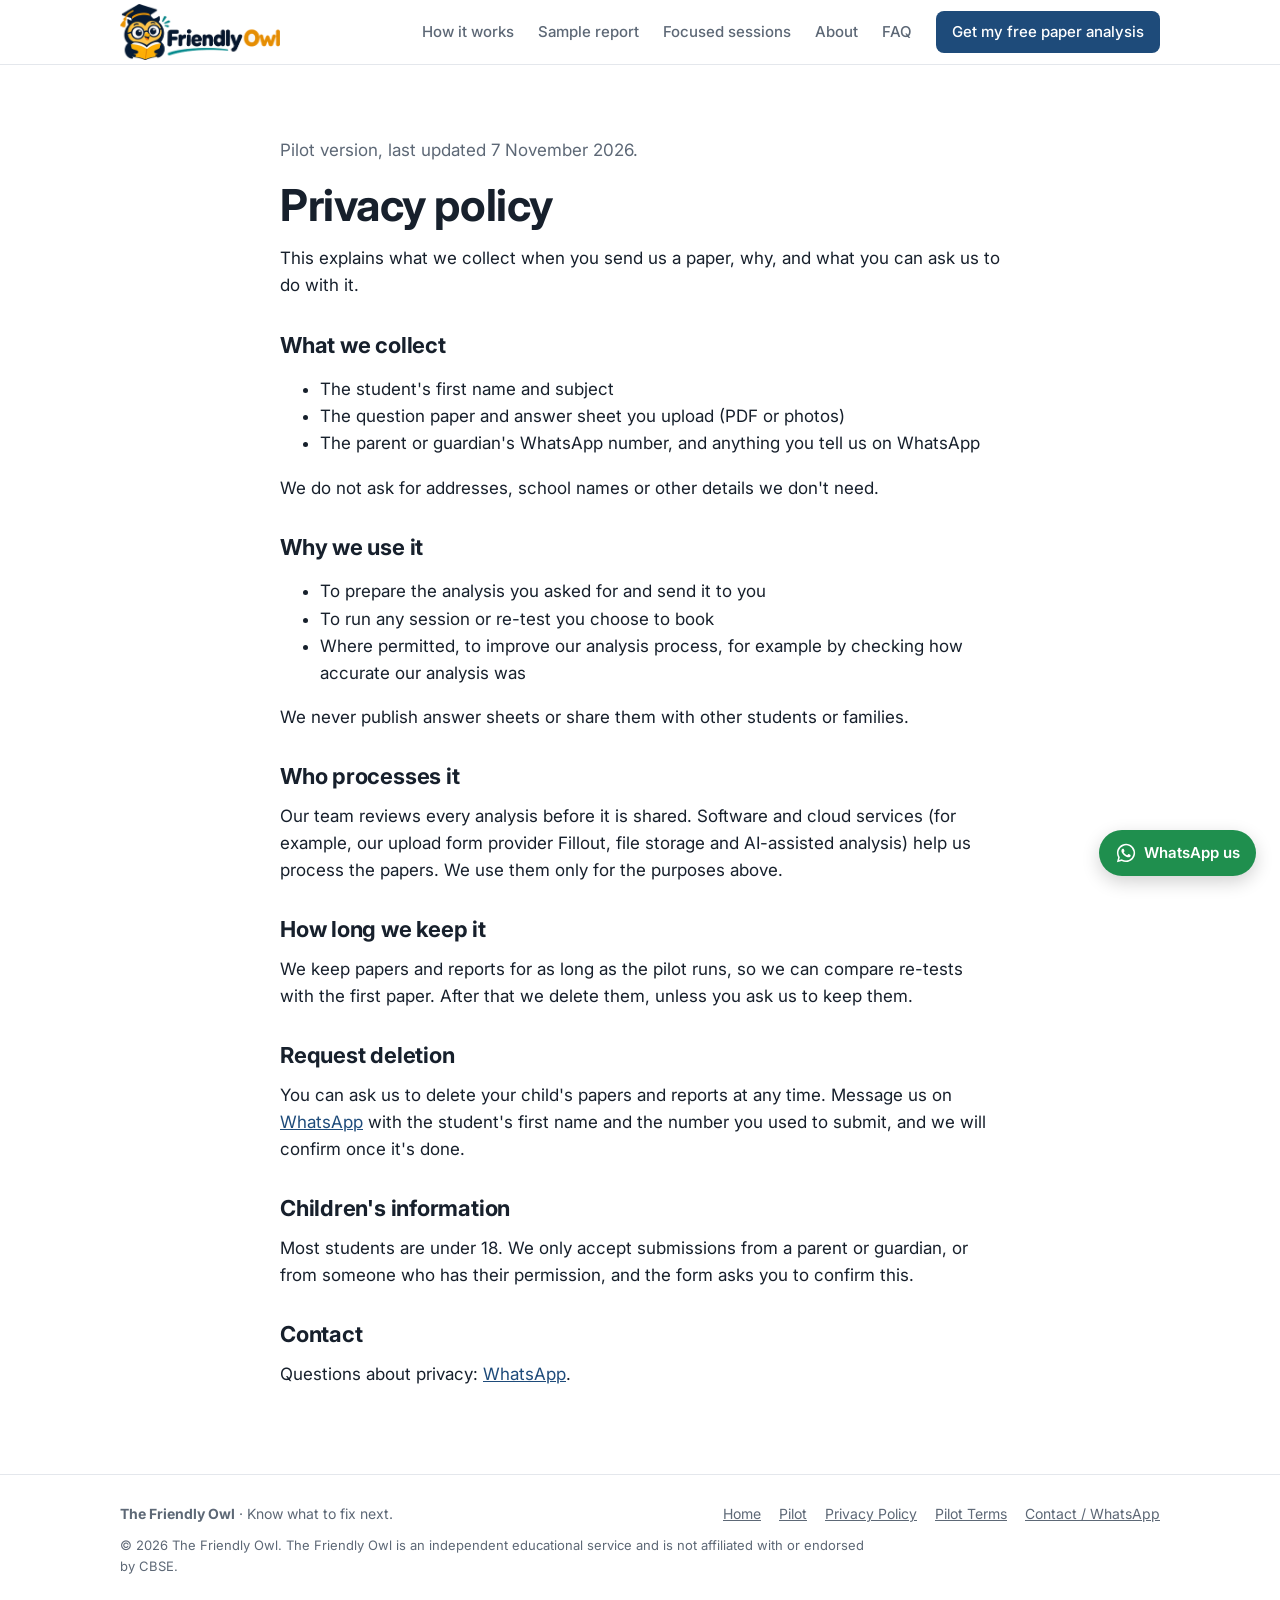
<file: privacy.html>
<!doctype html>
<html lang="en">
<head>
<meta charset="utf-8">
<meta name="viewport" content="width=device-width, initial-scale=1">
<title>Privacy policy · The Friendly Owl</title>
<link rel="preconnect" href="https://fonts.googleapis.com">
<link href="https://fonts.googleapis.com/css2?family=Inter:wght@400;500;600;700&display=swap" rel="stylesheet">
<link rel="stylesheet" href="style.css?v=20261111">
<link rel="icon" type="image/png" href="img/favicon.png">
<link rel="apple-touch-icon" href="img/owl-180.png">
</head>
<body>
<nav aria-label="Main">
  <div class="wrap">
    <a class="brand" href="index.html" aria-label="The Friendly Owl, home"><img class="logo" src="img/logo.png" width="160" height="56" style="height:56px;width:auto" alt="The Friendly Owl"></a>
    <div class="links">
      <a href="index.html#how">How it works</a>
      <a href="index.html#sample">Sample report</a>
      <a href="index.html#sessions">Focused sessions</a>
      <a href="index.html#about">About</a>
      <a href="index.html#faq">FAQ</a>
      <a class="btn btn-main" data-link="form" href="https://forms.fillout.com/t/kEBzU1z71qus" target="_blank" rel="noopener">Get my free paper analysis</a>
    </div>
  </div>
</nav>
<main><section><div class="wrap legal">
<p class="muted small">Pilot version, last updated 7 November 2026. <!-- TODO: have someone review this before launch --></p>
<h1>Privacy policy</h1>
<p>This explains what we collect when you send us a paper, why, and what you can ask us to do with it.</p>
<h2>What we collect</h2>
<ul><li>The student's first name and subject</li><li>The question paper and answer sheet you upload (PDF or photos)</li><li>The parent or guardian's WhatsApp number, and anything you tell us on WhatsApp</li></ul>
<p>We do not ask for addresses, school names or other details we don't need.</p>
<h2>Why we use it</h2>
<ul><li>To prepare the analysis you asked for and send it to you</li><li>To run any session or re-test you choose to book</li><li>Where permitted, to improve our analysis process, for example by checking how accurate our analysis was</li></ul>
<p>We never publish answer sheets or share them with other students or families.</p>
<h2>Who processes it</h2>
<p>Our team reviews every analysis before it is shared. Software and cloud services (for example, our upload form provider Fillout, file storage and AI-assisted analysis) help us process the papers. We use them only for the purposes above.</p>
<h2>How long we keep it</h2>
<!-- TODO: confirm the retention period -->
<p>We keep papers and reports for as long as the pilot runs, so we can compare re-tests with the first paper. After that we delete them, unless you ask us to keep them.</p>
<h2 id="deletion">Request deletion</h2>
<p>You can ask us to delete your child's papers and reports at any time. Message us on <a data-link="whatsapp" href="https://wa.me/916361306106">WhatsApp</a> with the student's first name and the number you used to submit, and we will confirm once it's done.</p>
<h2>Children's information</h2>
<p>Most students are under 18. We only accept submissions from a parent or guardian, or from someone who has their permission, and the form asks you to confirm this.</p>
<h2>Contact</h2>
<p>Questions about privacy: <a data-link="whatsapp" href="https://wa.me/916361306106">WhatsApp</a>.</p>
</div></section></main>
<footer>
  <div class="wrap">
    <span><strong data-text="brand">The Friendly Owl</strong> · Know what to fix next.</span>
    <span class="footlinks"><a href="index.html">Home</a><a href="pilot.html">Pilot</a><a href="privacy.html">Privacy Policy</a><a href="terms.html">Pilot Terms</a><a data-link="whatsapp" href="https://wa.me/916361306106">Contact / WhatsApp</a></span>
    <span class="legal">© 2026 <span data-text="brand">The Friendly Owl</span>. <span class="disclaimer">The Friendly Owl is an independent educational service and is not affiliated with or endorsed by CBSE.</span></span>
  </div>
</footer>
<a class="wa-float" data-link="whatsapp" href="https://wa.me/916361306106" aria-label="Chat with us on WhatsApp"><svg class="wa-ico" viewBox="0 0 24 24" aria-hidden="true"><path fill="currentColor" d="M12.04 2C6.58 2 2.13 6.45 2.13 11.91c0 1.75.46 3.45 1.32 4.95L2.05 22l5.25-1.38a9.9 9.9 0 0 0 4.74 1.21c5.46 0 9.91-4.45 9.91-9.91S17.5 2 12.04 2zm0 18.15a8.2 8.2 0 0 1-4.2-1.15l-.3-.18-3.12.82.83-3.04-.2-.31a8.24 8.24 0 1 1 6.99 3.86zm4.52-6.16c-.25-.12-1.47-.72-1.69-.81-.23-.08-.39-.12-.56.13-.16.25-.64.81-.79.97-.14.17-.29.19-.54.06-.25-.12-1.05-.39-1.99-1.23-.74-.66-1.23-1.47-1.38-1.72-.14-.25-.02-.38.11-.51.11-.11.25-.29.37-.43.13-.15.17-.25.25-.42.08-.16.04-.31-.02-.43-.06-.12-.56-1.34-.76-1.84-.2-.48-.41-.42-.56-.43h-.48c-.17 0-.43.06-.66.31-.23.25-.87.85-.87 2.07 0 1.22.89 2.4 1.01 2.56.12.17 1.75 2.67 4.23 3.74.59.26 1.05.41 1.41.52.59.19 1.13.16 1.56.1.48-.07 1.47-.6 1.67-1.18.21-.58.21-1.07.14-1.18-.06-.1-.22-.16-.47-.28z"/></svg><span>WhatsApp us</span></a>
<script src="config.js?v=20261111"></script>
</body></html>
</file>
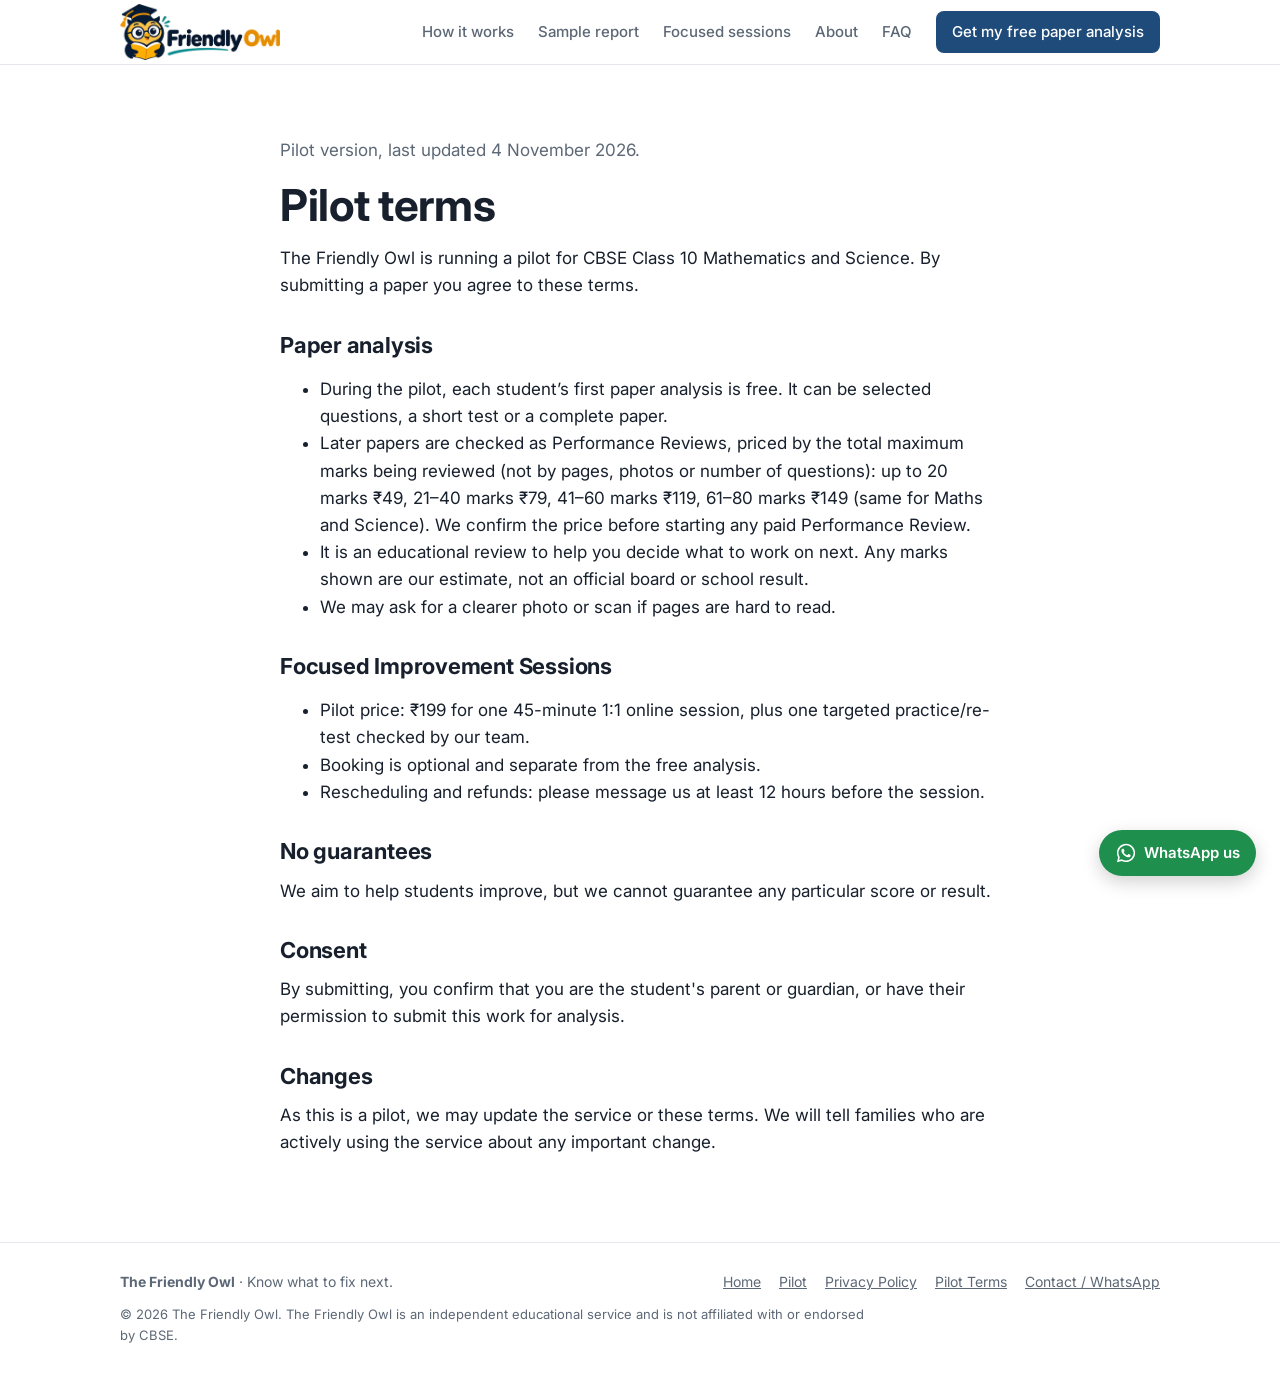
<file: terms.html>
<!doctype html>
<html lang="en">
<head>
<meta charset="utf-8">
<meta name="viewport" content="width=device-width, initial-scale=1">
<title>Pilot terms · The Friendly Owl</title>
<link rel="preconnect" href="https://fonts.googleapis.com">
<link href="https://fonts.googleapis.com/css2?family=Inter:wght@400;500;600;700&display=swap" rel="stylesheet">
<link rel="stylesheet" href="style.css?v=20261111">
<link rel="icon" type="image/png" href="img/favicon.png">
<link rel="apple-touch-icon" href="img/owl-180.png">
</head>
<body>
<nav aria-label="Main">
  <div class="wrap">
    <a class="brand" href="index.html" aria-label="The Friendly Owl, home"><img class="logo" src="img/logo.png" width="160" height="56" style="height:56px;width:auto" alt="The Friendly Owl"></a>
    <div class="links">
      <a href="index.html#how">How it works</a>
      <a href="index.html#sample">Sample report</a>
      <a href="index.html#sessions">Focused sessions</a>
      <a href="index.html#about">About</a>
      <a href="index.html#faq">FAQ</a>
      <a class="btn btn-main" data-link="form" href="https://forms.fillout.com/t/kEBzU1z71qus" target="_blank" rel="noopener">Get my free paper analysis</a>
    </div>
  </div>
</nav>
<main><section><div class="wrap legal">
<p class="muted small">Pilot version, last updated 4 November 2026. <!-- TODO: have someone review this before launch --></p>
<h1>Pilot terms</h1>
<p>The Friendly Owl is running a pilot for CBSE Class 10 Mathematics and Science. By submitting a paper you agree to these terms.</p>
<h2>Paper analysis</h2>
<ul><li>During the pilot, each student’s first paper analysis is free. It can be selected questions, a short test or a complete paper.</li><li>Later papers are checked as Performance Reviews, priced by the total maximum marks being reviewed (not by pages, photos or number of questions): up to 20 marks ₹49, 21–40 marks ₹79, 41–60 marks ₹119, 61–80 marks ₹149 (same for Maths and Science). We confirm the price before starting any paid Performance Review.</li><li>It is an educational review to help you decide what to work on next. Any marks shown are our estimate, not an official board or school result.</li><li>We may ask for a clearer photo or scan if pages are hard to read.</li></ul>
<h2>Focused Improvement Sessions</h2>
<ul><li>Pilot price: ₹199 for one 45-minute 1:1 online session, plus one targeted practice/re-test checked by our team.</li><li>Booking is optional and separate from the free analysis.</li><!-- TODO: add payment, rescheduling and refund rules --><li>Rescheduling and refunds: please message us at least 12 hours before the session.</li></ul>
<h2>No guarantees</h2>
<p>We aim to help students improve, but we cannot guarantee any particular score or result.</p>
<h2>Consent</h2>
<p>By submitting, you confirm that you are the student's parent or guardian, or have their permission to submit this work for analysis.</p>
<h2>Changes</h2>
<p>As this is a pilot, we may update the service or these terms. We will tell families who are actively using the service about any important change.</p>
</div></section></main>
<footer>
  <div class="wrap">
    <span><strong data-text="brand">The Friendly Owl</strong> · Know what to fix next.</span>
    <span class="footlinks"><a href="index.html">Home</a><a href="pilot.html">Pilot</a><a href="privacy.html">Privacy Policy</a><a href="terms.html">Pilot Terms</a><a data-link="whatsapp" href="https://wa.me/916361306106">Contact / WhatsApp</a></span>
    <span class="legal">© 2026 <span data-text="brand">The Friendly Owl</span>. <span class="disclaimer">The Friendly Owl is an independent educational service and is not affiliated with or endorsed by CBSE.</span></span>
  </div>
</footer>
<a class="wa-float" data-link="whatsapp" href="https://wa.me/916361306106" aria-label="Chat with us on WhatsApp"><svg class="wa-ico" viewBox="0 0 24 24" aria-hidden="true"><path fill="currentColor" d="M12.04 2C6.58 2 2.13 6.45 2.13 11.91c0 1.75.46 3.45 1.32 4.95L2.05 22l5.25-1.38a9.9 9.9 0 0 0 4.74 1.21c5.46 0 9.91-4.45 9.91-9.91S17.5 2 12.04 2zm0 18.15a8.2 8.2 0 0 1-4.2-1.15l-.3-.18-3.12.82.83-3.04-.2-.31a8.24 8.24 0 1 1 6.99 3.86zm4.52-6.16c-.25-.12-1.47-.72-1.69-.81-.23-.08-.39-.12-.56.13-.16.25-.64.81-.79.97-.14.17-.29.19-.54.06-.25-.12-1.05-.39-1.99-1.23-.74-.66-1.23-1.47-1.38-1.72-.14-.25-.02-.38.11-.51.11-.11.25-.29.37-.43.13-.15.17-.25.25-.42.08-.16.04-.31-.02-.43-.06-.12-.56-1.34-.76-1.84-.2-.48-.41-.42-.56-.43h-.48c-.17 0-.43.06-.66.31-.23.25-.87.85-.87 2.07 0 1.22.89 2.4 1.01 2.56.12.17 1.75 2.67 4.23 3.74.59.26 1.05.41 1.41.52.59.19 1.13.16 1.56.1.48-.07 1.47-.6 1.67-1.18.21-.58.21-1.07.14-1.18-.06-.1-.22-.16-.47-.28z"/></svg><span>WhatsApp us</span></a>
<script src="config.js?v=20261111"></script>
</body></html>
</file>
<file: style.css>
/* Shared styles for every page of The Friendly Owl */
:root{
  --ink:#17202c; --muted:#5d6876; --line:#e4e7ec; --bg:#ffffff; --soft:#f5f7fa;
  --accent:#1e4b7a; --accent-dark:#163a60; --accent-soft:#e9f0f7;
  --good:#2f7d4f; --ok:#9a6b12; --weak:#b0413e;
}
*{box-sizing:border-box}
html{scroll-behavior:smooth}
body{margin:0;background:var(--bg);color:var(--ink);font-family:Inter,system-ui,-apple-system,"Segoe UI",Roboto,sans-serif;font-size:17px;line-height:1.6}
a{color:var(--accent)}
.wrap{max-width:1080px;margin:0 auto;padding:0 20px}
h1,h2,h3{line-height:1.25;margin:0 0 12px;letter-spacing:-.01em}
h1{font-size:clamp(30px,4.4vw,44px);font-weight:700}
h2{font-size:clamp(24px,3vw,30px);font-weight:700}
h3{font-size:18px;font-weight:600}
p{margin:0 0 14px}
.muted{color:var(--muted)}
section{padding:72px 0}
.soft{background:var(--soft)}
.section-head{max-width:640px;margin-bottom:32px}
.label{font-size:13px;font-weight:600;letter-spacing:.06em;text-transform:uppercase;color:var(--accent);margin-bottom:8px}

.btn{display:inline-block;padding:13px 22px;border-radius:8px;text-decoration:none;font-weight:600;font-size:16px}
.btn-main{background:var(--accent);color:#fff}
.btn-main:hover{background:var(--accent-dark)}
.btn-plain{border:1px solid #cdd3db;color:var(--ink);background:#fff}
.btn-plain:hover{border-color:var(--ink)}
.btns{display:flex;gap:12px;flex-wrap:wrap;margin:24px 0 18px}

.grid{display:grid;gap:20px}
.g3{grid-template-columns:repeat(auto-fit,minmax(260px,1fr))}
.g4{grid-template-columns:repeat(auto-fit,minmax(220px,1fr))}
.card{background:#fff;border:1px solid var(--line);border-radius:12px;padding:24px}
.card ul{padding-left:20px;margin:8px 0 0}
.card li{margin-bottom:6px;color:var(--muted)}

/* announcement banner (edit text on each page) */
.banner{background:var(--accent);color:#fff;font-size:15px;text-align:center;padding:10px 20px}
.banner a{color:#fff;font-weight:600}

/* nav */
nav{position:sticky;top:0;z-index:10;background:rgba(255,255,255,.97);border-bottom:1px solid var(--line)}
nav .wrap{display:flex;align-items:center;justify-content:space-between;height:64px}
.brand{font-weight:700;font-size:19px;color:var(--ink);text-decoration:none}
.brand span{color:var(--accent)}
.links{display:flex;align-items:center;gap:24px}
.links a{color:var(--muted);text-decoration:none;font-size:15px;font-weight:500}
.links a.active{color:var(--ink)}
.links a.btn{color:#fff;padding:9px 16px}
@media(max-width:780px){.links a:not(.btn){display:none}}

/* hero */
.hero{padding:72px 0;background:var(--soft);border-bottom:1px solid var(--line)}
.hero .wrap{display:grid;grid-template-columns:1.1fr .9fr;gap:48px;align-items:center}
.hero.single .wrap{grid-template-columns:1fr;max-width:820px}
@media(max-width:880px){.hero .wrap{grid-template-columns:1fr}}
.hero .meta{font-size:14px;color:var(--muted);margin-bottom:14px}
.hero .lead{font-size:18px;color:var(--muted)}
.assure{display:flex;flex-wrap:wrap;gap:8px 20px;font-size:14px;color:var(--muted)}
.assure span::before{content:"✓ ";color:var(--good);font-weight:700}

/* example report */
.report{background:#fff;border:1px solid var(--line);border-radius:12px;overflow:hidden}
.report .head{padding:16px 20px;border-bottom:1px solid var(--line);display:flex;justify-content:space-between;align-items:baseline}
.report .head small{color:var(--muted)}
.report table{width:100%;border-collapse:collapse;font-size:14px}
.report td{padding:11px 20px;border-bottom:1px solid var(--line)}
.report tr:last-child td{border-bottom:0}
.report .foot{padding:14px 20px;background:var(--soft);font-size:14px;border-top:1px solid var(--line)}
.lvl{font-size:12px;font-weight:600;padding:2px 9px;border-radius:999px;white-space:nowrap}
.l-good{background:#e6f2ea;color:var(--good)}
.l-ok{background:#f7efdc;color:var(--ok)}
.l-weak{background:#f6e3e2;color:var(--weak)}

/* steps */
.step .n{width:34px;height:34px;border-radius:50%;background:var(--accent-soft);color:var(--accent);display:grid;place-items:center;font-weight:700;margin-bottom:14px}

/* programme card on home */
.programme{display:flex;justify-content:space-between;align-items:center;gap:24px;flex-wrap:wrap;border-left:4px solid var(--accent)}
.tag{display:inline-block;font-size:12px;font-weight:600;color:var(--accent);background:var(--accent-soft);padding:3px 10px;border-radius:999px;margin-bottom:10px}

/* pricing */
.price{font-size:28px;font-weight:700;margin:4px 0 10px}
.price small{font-size:15px;color:var(--muted);font-weight:500}

/* team */
.person{text-align:center}
.person img,.person .photo{width:104px;height:104px;border-radius:50%;object-fit:cover;margin:0 auto 14px;display:block}
.person .photo{background:#e9ecf0;color:#8a93a0;display:grid;place-items:center;font-size:13px}
.person .role{display:block;color:var(--muted);font-size:14px;margin-bottom:10px}
.person p{font-size:15px;color:var(--muted);margin:0}

/* faq */
details{background:#fff;border:1px solid var(--line);border-radius:10px;padding:16px 20px;margin-bottom:10px}
summary{font-weight:600;cursor:pointer}
details p{margin:10px 0 0;color:var(--muted)}

/* cta */
.cta{background:var(--accent);color:#fff;border-radius:14px;padding:44px;display:flex;justify-content:space-between;align-items:center;gap:24px;flex-wrap:wrap}
.cta p{color:#d6e2ee;margin:0}
.cta .btn{background:#fff;color:var(--accent)}

footer{border-top:1px solid var(--line);padding:28px 0;font-size:14px;color:var(--muted)}
footer .wrap{display:flex;justify-content:space-between;flex-wrap:wrap;gap:10px}
footer a{color:var(--muted)}

/* ---- v4 additions ---- */
.trustline{font-size:14px;color:var(--muted);margin-top:4px}
.illus{font-size:12px;color:var(--muted);background:var(--soft);border:1px solid var(--line);padding:2px 8px;border-radius:999px;white-space:nowrap}
.review{background:#fff;border:1px solid var(--line);border-radius:14px;padding:22px;box-shadow:0 12px 32px -18px rgba(23,32,44,.25)}
.review .top{display:flex;justify-content:space-between;align-items:center;gap:10px;margin-bottom:14px}
.review .score{display:flex;align-items:baseline;gap:10px;padding:12px 0;border-top:1px solid var(--line);border-bottom:1px solid var(--line);margin-bottom:12px}
.review .score b{font-size:30px}
.review h4{font-size:13px;text-transform:uppercase;letter-spacing:.05em;color:var(--muted);margin:12px 0 6px}
.review ul{list-style:none;padding:0;margin:0;font-size:15px}
.review li{padding:3px 0}
.ok-i{color:var(--good);font-weight:700;margin-right:6px}
.warn-i{color:var(--ok);font-weight:700;margin-right:6px}
.lost{display:grid;grid-template-columns:1fr auto;gap:4px 12px;font-size:15px}
.lost span:nth-child(even){font-weight:600;text-align:right}
.priority{margin-top:14px;padding:10px 12px;background:var(--accent-soft);border-radius:8px;font-size:15px}

.loop{display:grid;grid-template-columns:repeat(4,1fr);gap:0;margin:36px 0 8px;position:relative}
.loop .node{text-align:center;position:relative}
.loop .dot{width:56px;height:56px;border-radius:50%;background:#fff;border:2px solid var(--accent);color:var(--accent);display:grid;place-items:center;font-weight:700;margin:0 auto 10px;position:relative;z-index:1}
.loop .node:not(:last-child)::after{content:"";position:absolute;top:28px;left:calc(50% + 28px);right:calc(-50% + 28px);border-top:2px solid var(--accent)}
.loop .node strong{display:block}
.loop .node span{font-size:14px;color:var(--muted)}
.loopback{text-align:center;font-size:14px;color:var(--accent);margin-top:6px}
.loopback::before{content:"↺ "}
@media(max-width:640px){.loop{grid-template-columns:1fr 1fr;row-gap:24px}.loop .node::after{display:none}}

.samples{display:grid;grid-template-columns:1fr 1fr;gap:20px}
@media(max-width:820px){.samples{grid-template-columns:1fr}}
.sample h3{display:flex;justify-content:space-between;align-items:center;gap:8px}
.sample dl{margin:0}
.sample dt{font-size:13px;text-transform:uppercase;letter-spacing:.05em;color:var(--muted);margin-top:14px}
.sample dd{margin:4px 0 0}
.sample dd ul{margin:0;padding-left:18px}

.compare{display:grid;grid-template-columns:1fr 1fr;gap:20px}
@media(max-width:640px){.compare{grid-template-columns:1fr}}
.compare .card.us{border:2px solid var(--accent)}
.compare ul{list-style:none;padding:0}
.compare li{padding:6px 0;border-bottom:1px solid var(--line);color:var(--ink)}
.compare li:last-child{border-bottom:0}

.offer .price{margin-bottom:4px}
.offer .note{font-size:14px;color:var(--muted);margin-top:14px}
.badge{display:inline-block;font-size:13px;font-weight:600;color:var(--muted);border:1px solid var(--line);padding:4px 12px;border-radius:999px;margin-bottom:12px}
.chips{display:flex;flex-wrap:wrap;gap:8px;margin-top:12px}
.chips span{background:#fff;border:1px solid var(--line);border-radius:999px;padding:5px 12px;font-size:14px}

.profile{text-align:left}
.profile .photo,.profile img{margin:0 0 14px}
.profile dl{margin:10px 0 0;font-size:15px}
.profile dt{color:var(--muted);font-size:13px;margin-top:8px}
.profile dd{margin:2px 0 0}

.note-card{border-left:4px solid var(--accent)}
.legal{max-width:760px}
.legal h2{font-size:22px;margin-top:32px}
.footlinks a{margin-left:16px}
.wa-float{position:fixed;right:16px;bottom:16px;background:#1f8f4e;color:#fff;text-decoration:none;font-weight:600;font-size:15px;padding:11px 16px;border-radius:999px;box-shadow:0 6px 18px rgba(0,0,0,.18);z-index:20}

.profile .photo{width:96px;height:96px;border-radius:50%;background:#e9ecf0;color:#8a93a0;display:grid;place-items:center;font-size:13px}
.profile img{width:96px;height:96px;border-radius:50%;object-fit:cover;display:block}
.profile .role{display:block;color:var(--muted);font-size:14px}

/* ---- edit 2 ---- */
[hidden]{display:none!important}
a:focus-visible,button:focus-visible,summary:focus-visible{outline:3px solid #f0b429;outline-offset:2px;border-radius:6px}
.timeline{display:grid;grid-template-columns:repeat(4,1fr);gap:16px;position:relative;margin-top:8px}
.timeline .stage{position:relative;padding-top:58px}
.timeline .stage .dot{position:absolute;top:0;left:0;width:44px;height:44px;border-radius:50%;background:#fff;border:2px solid var(--accent);color:var(--accent);display:grid;place-items:center;font-weight:700;z-index:1}
.timeline .stage:not(:last-child)::before{content:"";position:absolute;top:21px;left:44px;right:-16px;border-top:2px solid var(--accent)}
.timeline .stage:not(:last-child)::after{content:"";position:absolute;top:16px;right:-16px;border:6px solid transparent;border-left:9px solid var(--accent)}
.timeline h3{font-size:15px;letter-spacing:.06em;text-transform:uppercase;color:var(--accent)}
.timeline p{color:var(--muted);font-size:16px}
@media(max-width:760px){
  .timeline{grid-template-columns:1fr;gap:0}
  .timeline .stage{padding:0 0 24px 62px}
  .timeline .stage .dot{top:0}
  .timeline .stage:not(:last-child)::before{top:44px;bottom:0;left:21px;right:auto;border-top:0;border-left:2px solid var(--accent)}
  .timeline .stage:not(:last-child)::after{display:none}
}
.getlist{display:grid;grid-template-columns:repeat(auto-fit,minmax(240px,1fr));gap:10px 24px;list-style:none;padding:0;margin:0 0 20px}
.getlist li{padding-left:28px;position:relative}
.getlist li::before{content:"✓";position:absolute;left:0;color:var(--good);font-weight:700}
.review .next{margin-top:8px;font-size:15px}
.session-wrap{display:grid;grid-template-columns:1.2fr .8fr;gap:28px;align-items:start}
@media(max-width:820px){.session-wrap{grid-template-columns:1fr}}
.session-card{max-width:420px}
.session-card .price{font-size:24px}
.mini{background:var(--soft);border:1px solid var(--line);border-radius:12px;padding:20px;margin-top:24px}
.mini h3{font-size:17px}
.mentor .exp{font-weight:600;margin:6px 0 2px}
.mentor .meta2{font-size:14px;color:var(--muted)}
.closing h2{max-width:640px}
.reqlist{columns:2;column-gap:32px;padding-left:20px}
@media(max-width:640px){.reqlist{columns:1}}
.btn.on-dark{background:transparent;color:#fff;border-color:#9fb6cf}
.brand{letter-spacing:-.01em}
.brand{white-space:nowrap}
@media(max-width:480px){.links a.btn{font-size:13px;padding:8px 11px;white-space:nowrap}.brand{font-size:17px}}

/* Edit 3: The Friendly Owl */
.brand{display:inline-flex;align-items:center;gap:8px}
.brand .mark{width:28px;height:17px;flex:none}
.brand .mark circle{fill:none;stroke:var(--accent);stroke-width:1.8}
.brand .mark circle.pupil{fill:var(--accent);stroke:none}
.profile .photo{background:var(--accent-soft);color:var(--accent);font-size:26px;font-weight:600;letter-spacing:.02em}
.profile .exp{font-weight:600;color:var(--ink)}
.combined{margin-top:18px;font-weight:600;color:var(--ink)}
footer .legal{flex-basis:100%;font-size:13px}
footer .disclaimer{display:inline}
@media(max-width:480px){.brand .mark{width:22px;height:14px}.brand{gap:6px;font-size:16px}}
footer .footlinks{display:flex;flex-wrap:wrap;gap:6px 18px}
footer .footlinks a{margin:0;white-space:nowrap}
@media(max-width:480px){footer{padding-bottom:84px}}

/* WhatsApp icon on buttons + floating button on every screen size */
.wa-ico{width:18px;height:18px;flex:none;vertical-align:-3px;margin-right:7px;color:#1f8f4e}
.btn .wa-ico{display:inline-block}
.on-dark .wa-ico{color:#fff}
.wa-float{display:inline-flex;align-items:center}
.wa-float .wa-ico{color:#fff;width:22px;height:22px}
@media(min-width:900px){.wa-float{right:24px;bottom:24px}}

/* Edit 4: paper review pricing (kept light, secondary to the CTA) */
.review-price{margin-top:28px;display:grid;grid-template-columns:1.4fr 1fr;gap:24px;align-items:start}
.review-price h3{margin-top:0}
.rp-from{margin:8px 0}
.rp-detail{margin:0;background:var(--soft)}
.slabs{list-style:none;padding:0;margin:8px 0}
.slabs li{display:flex;justify-content:space-between;padding:7px 0;border-bottom:1px solid var(--line);font-size:15px}
.slabs li:last-child{border-bottom:0}
details .slabs{max-width:320px}
@media(max-width:760px){.review-price{grid-template-columns:1fr}}

/* Fillout embed */
.fillout-card{padding:8px}
details .slabs{margin:10px 0}
details .slabs li{font-size:15px}
.review-price{grid-template-columns:1fr}
details[id],section[id]{scroll-margin-top:84px}

/* Logo image (Nov 2026) */
.brand .logo{display:block;height:56px;width:auto}
@media(max-width:480px){.brand .logo{height:40px}}
nav .links a{white-space:nowrap}
@media(max-width:480px){.brand .logo{height:40px!important}}
@media(max-width:1020px) and (min-width:781px){.links{gap:16px}.links a{font-size:14px}}
@media(max-width:920px) and (min-width:781px){.links a[href$="#sample"],.links a[href$="#about"]{display:none}}
</file>
